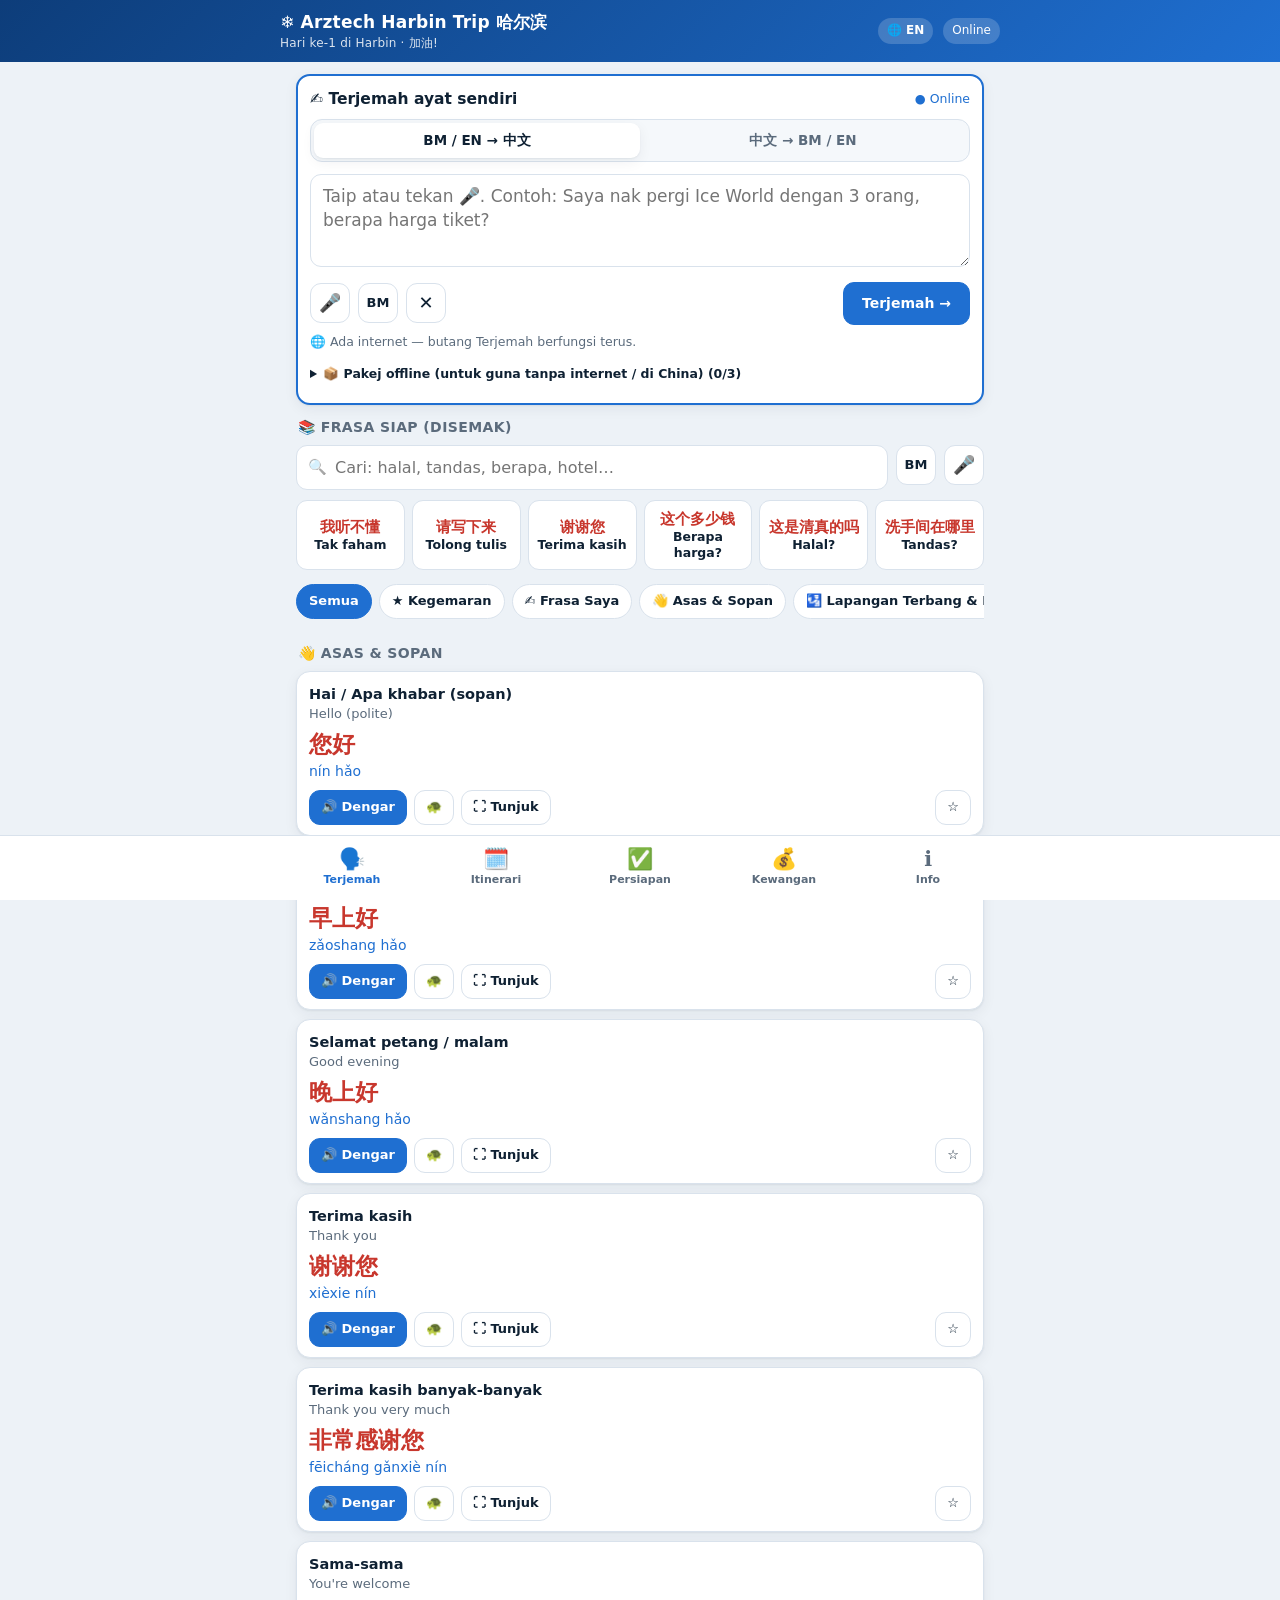
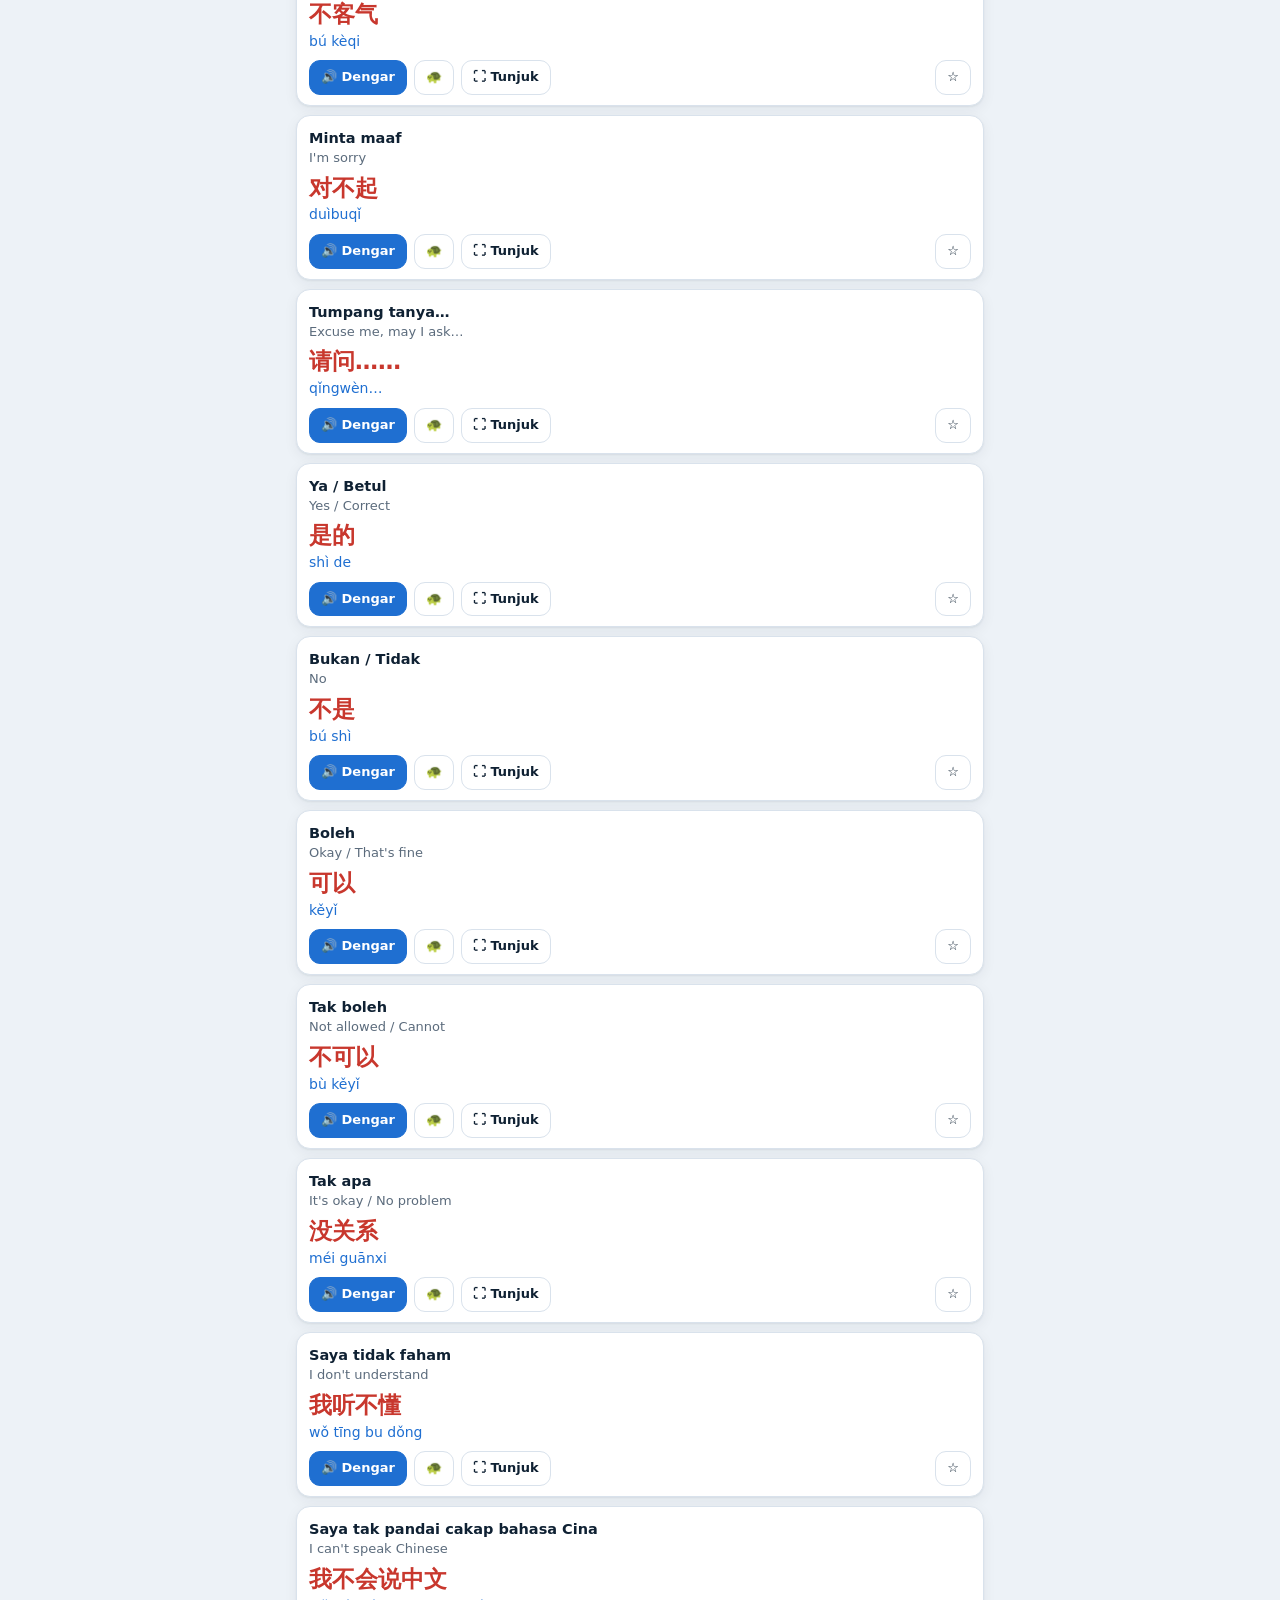
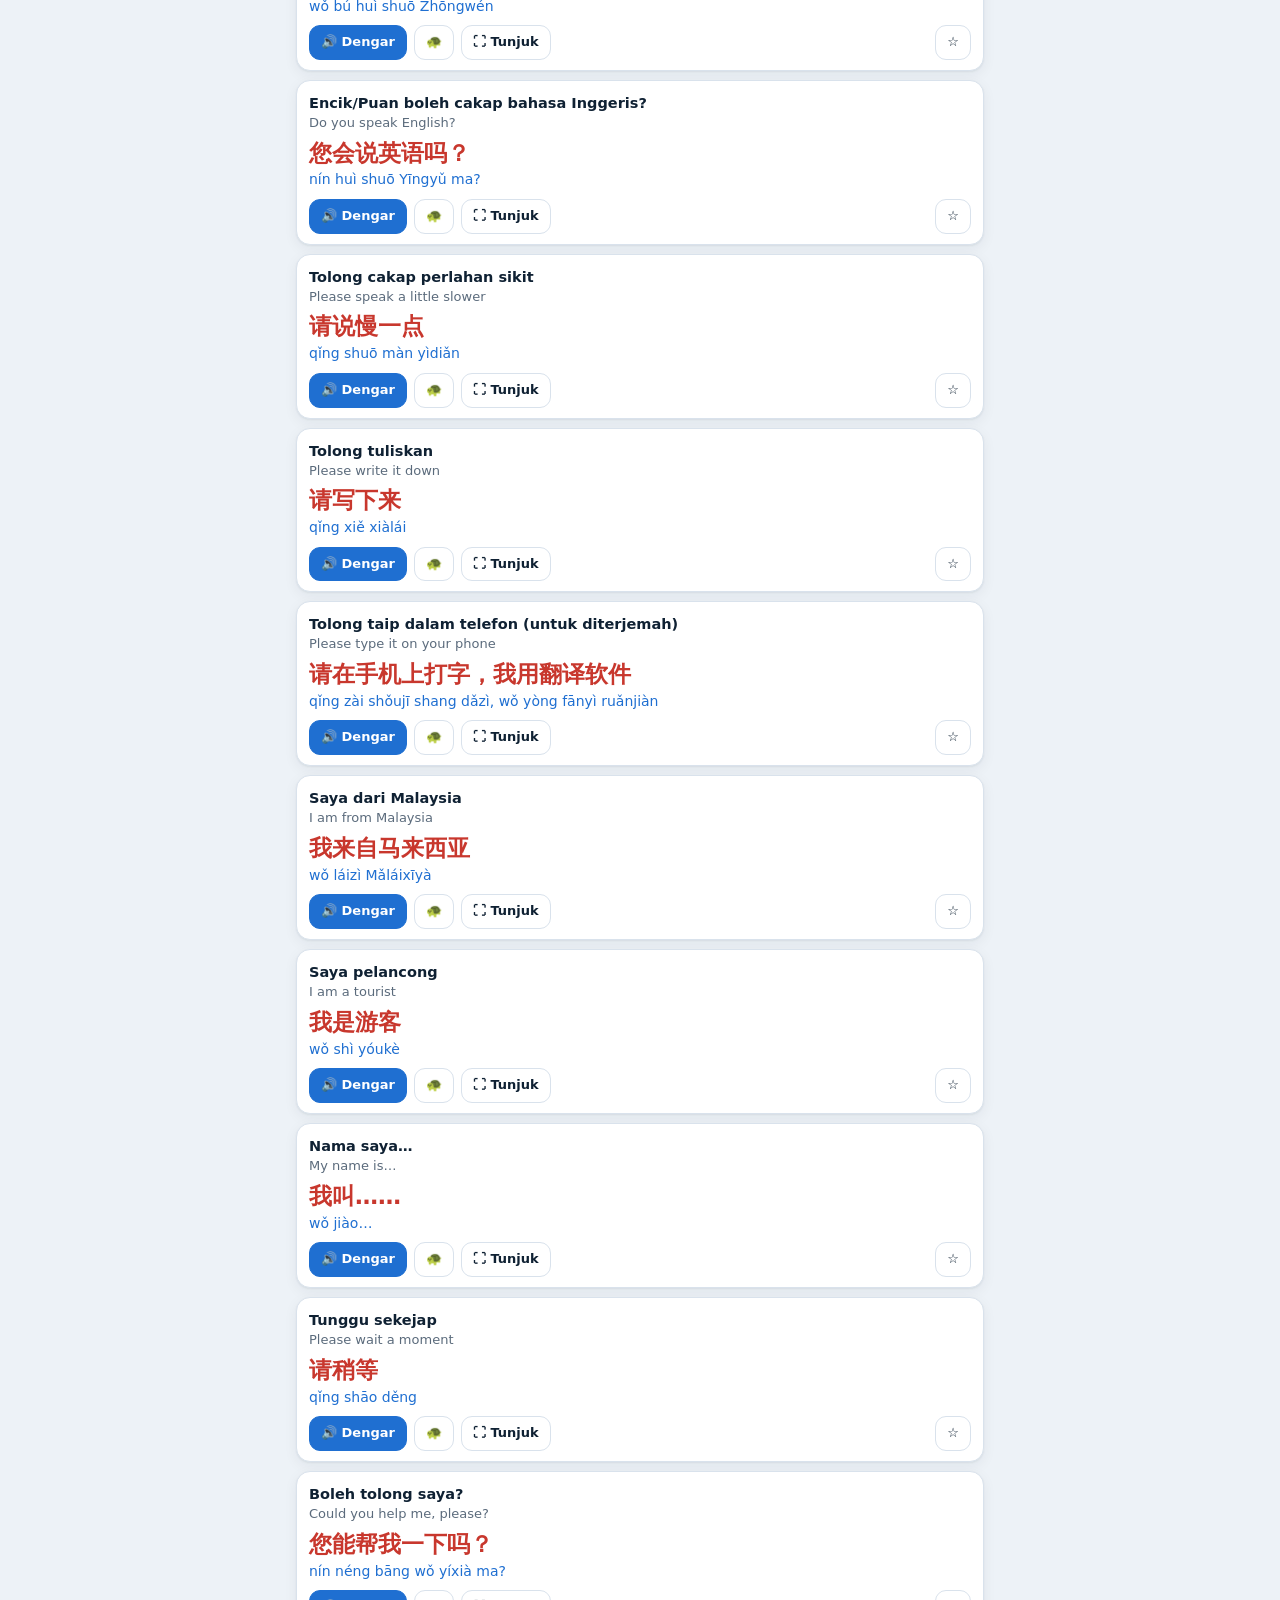
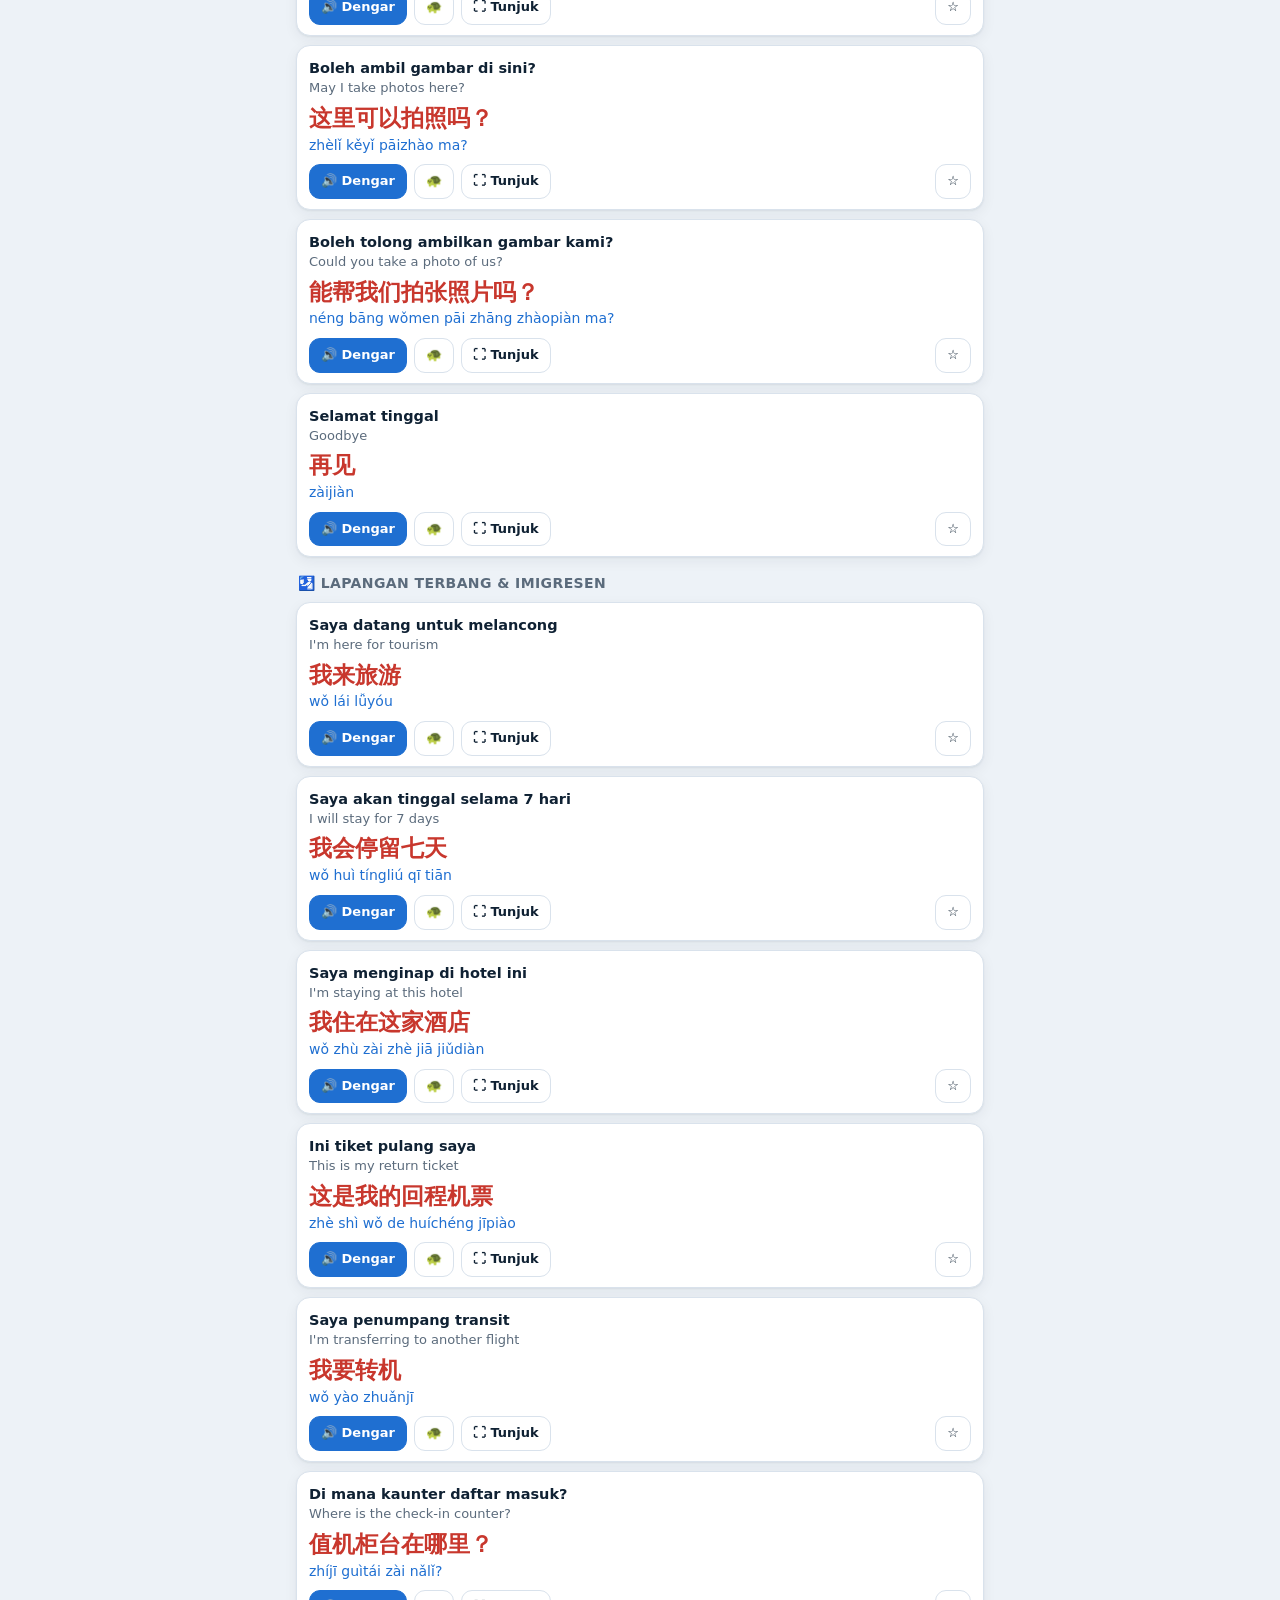
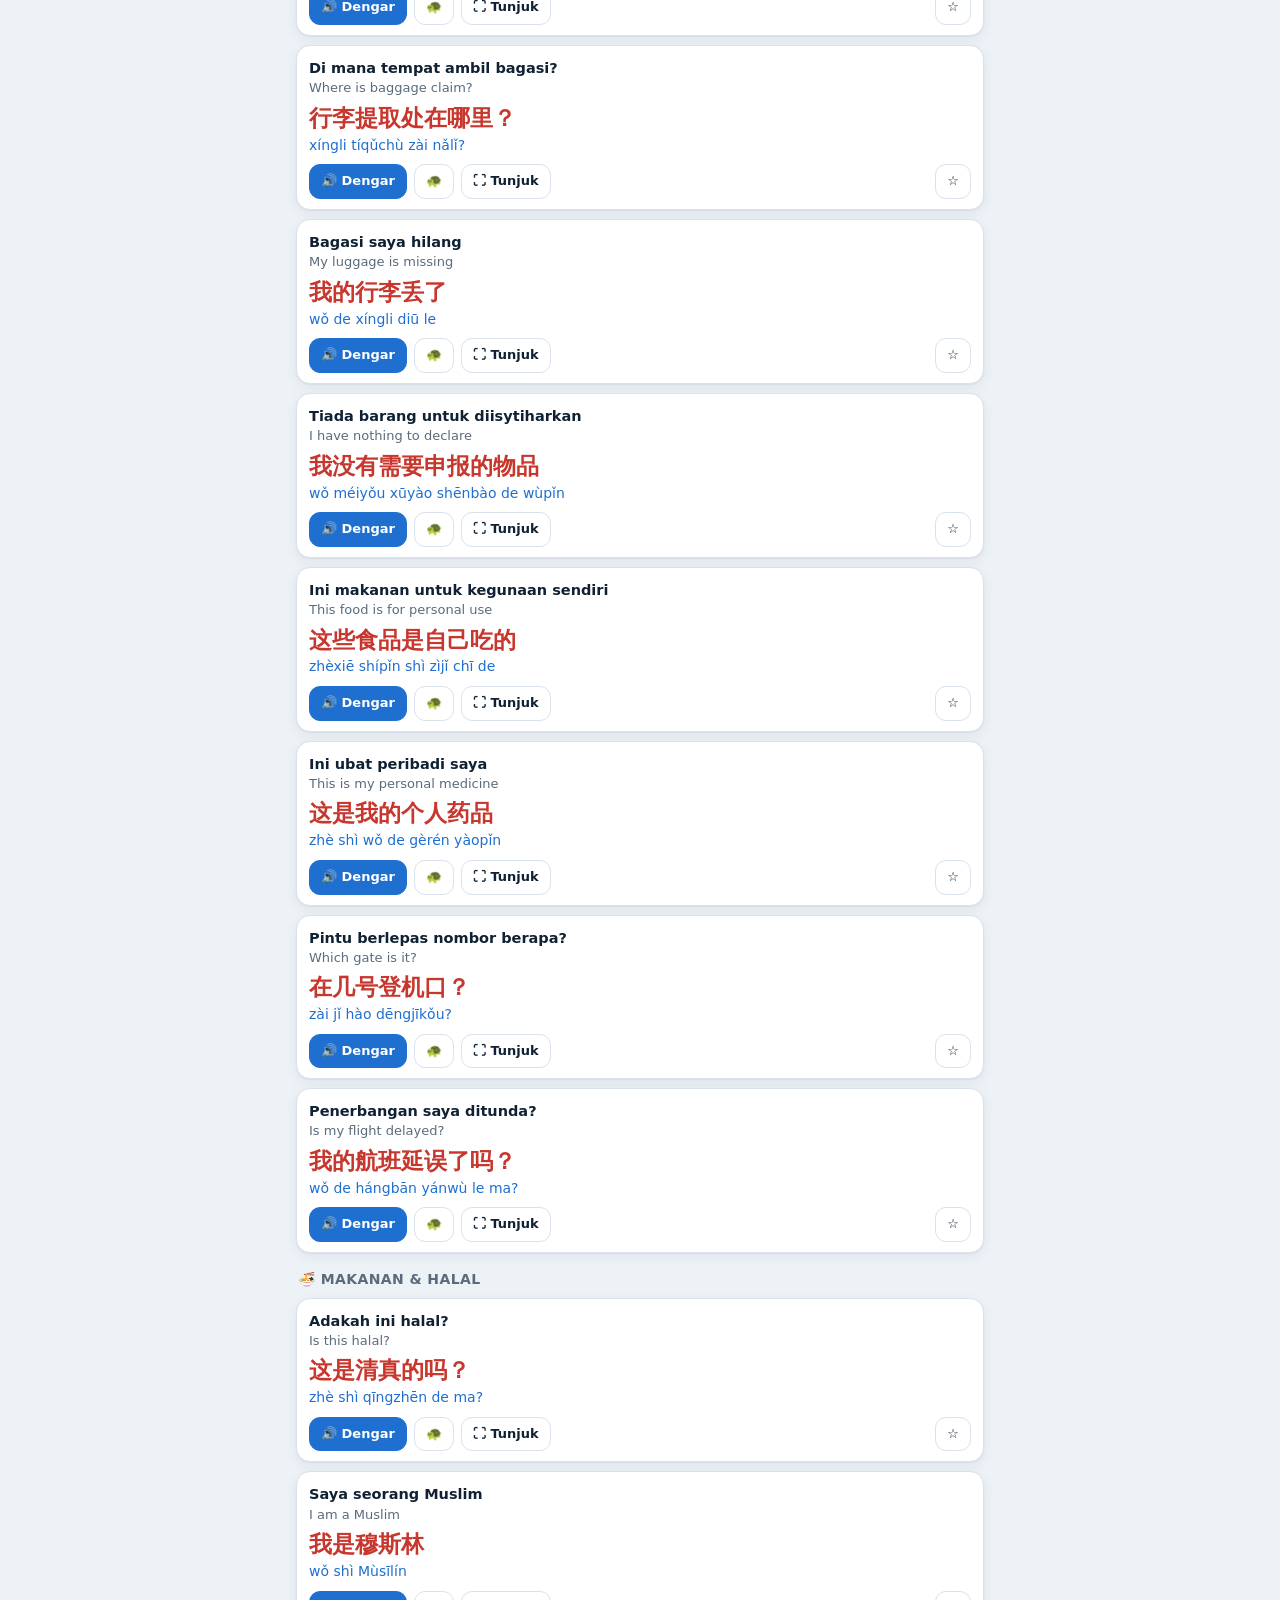
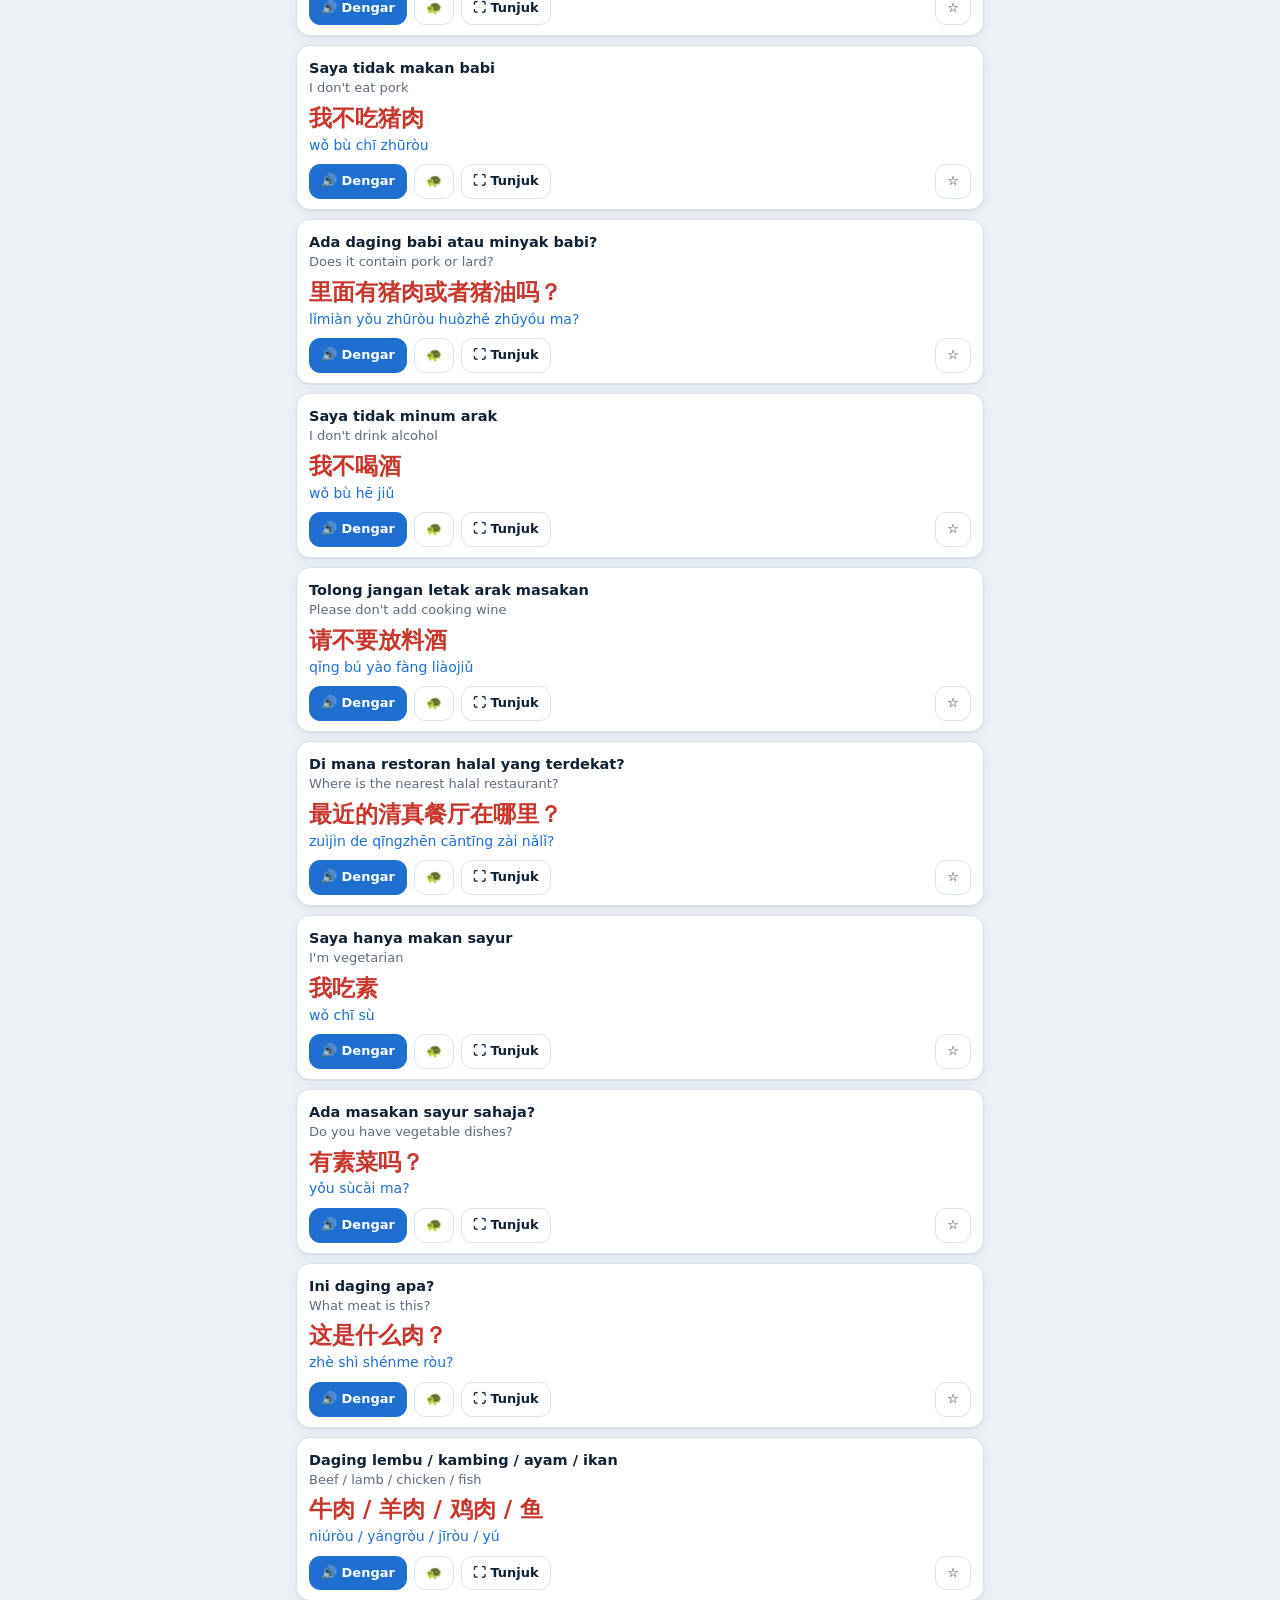
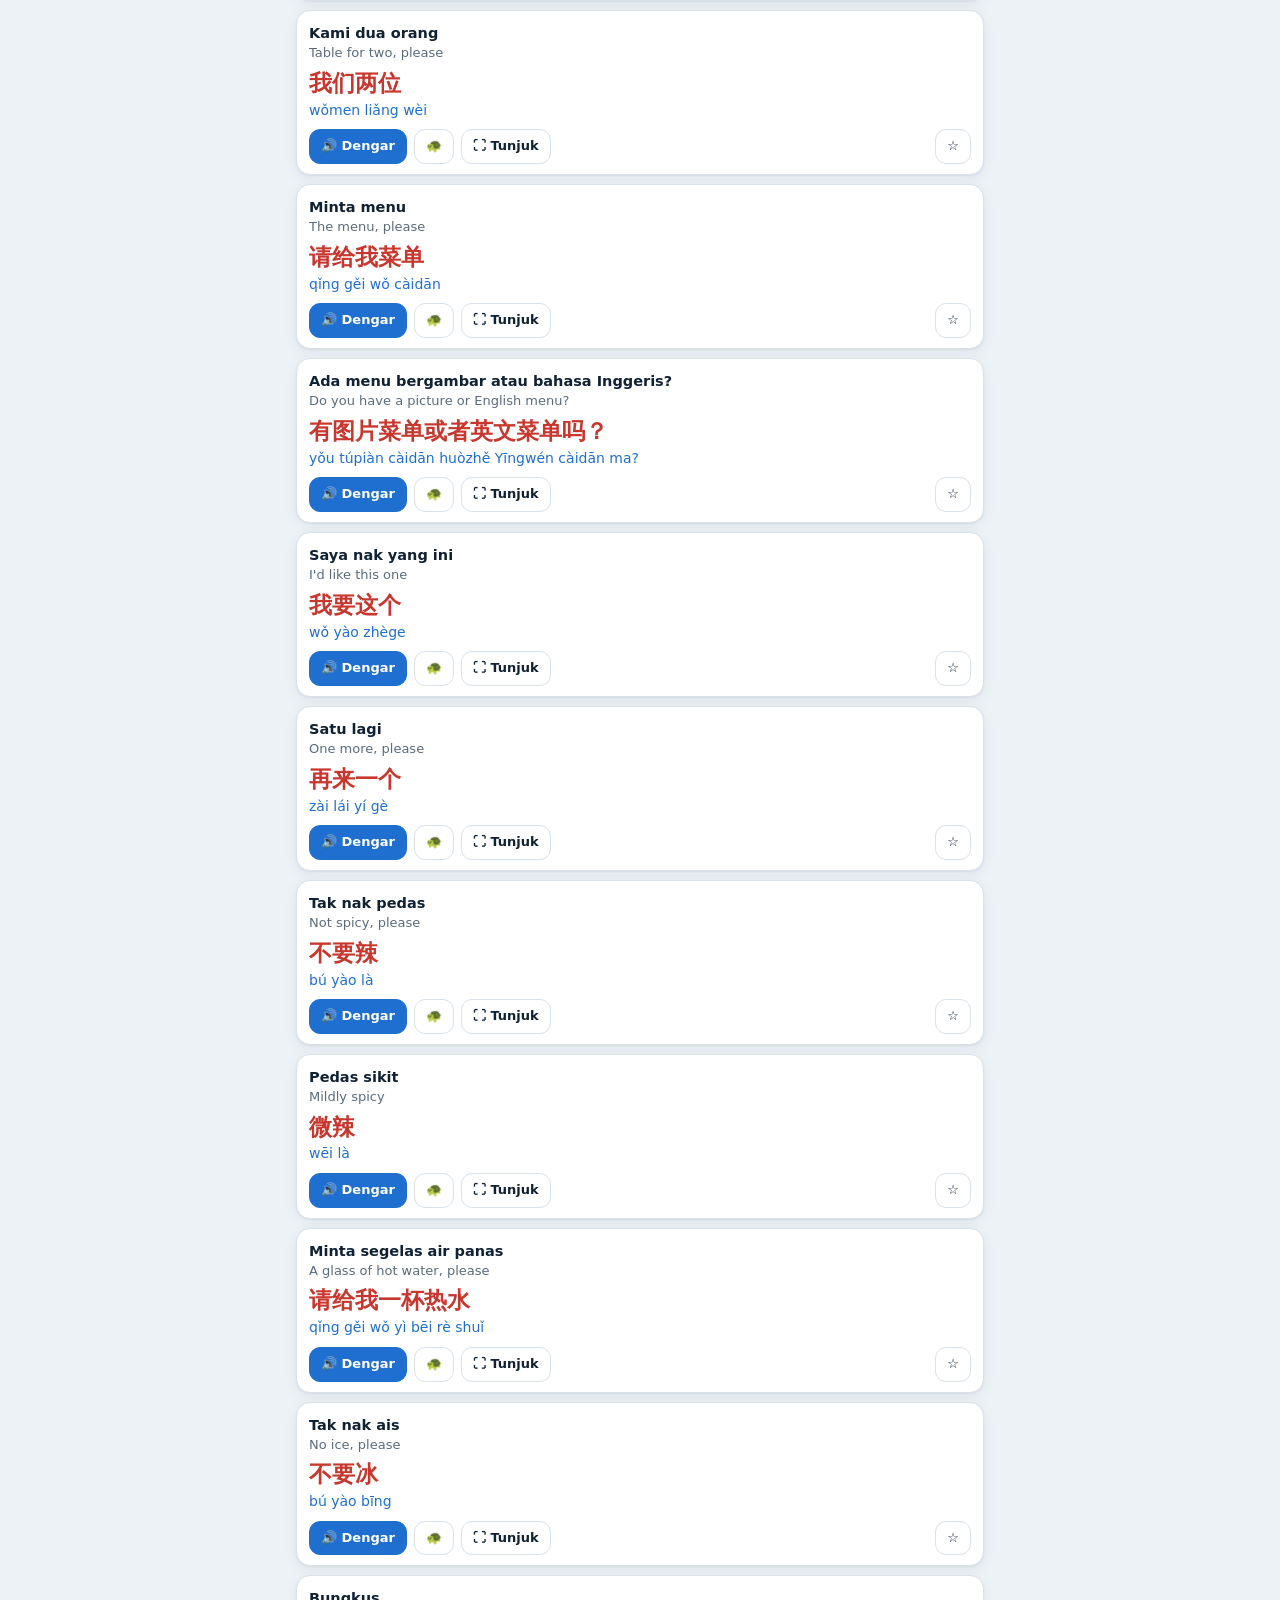
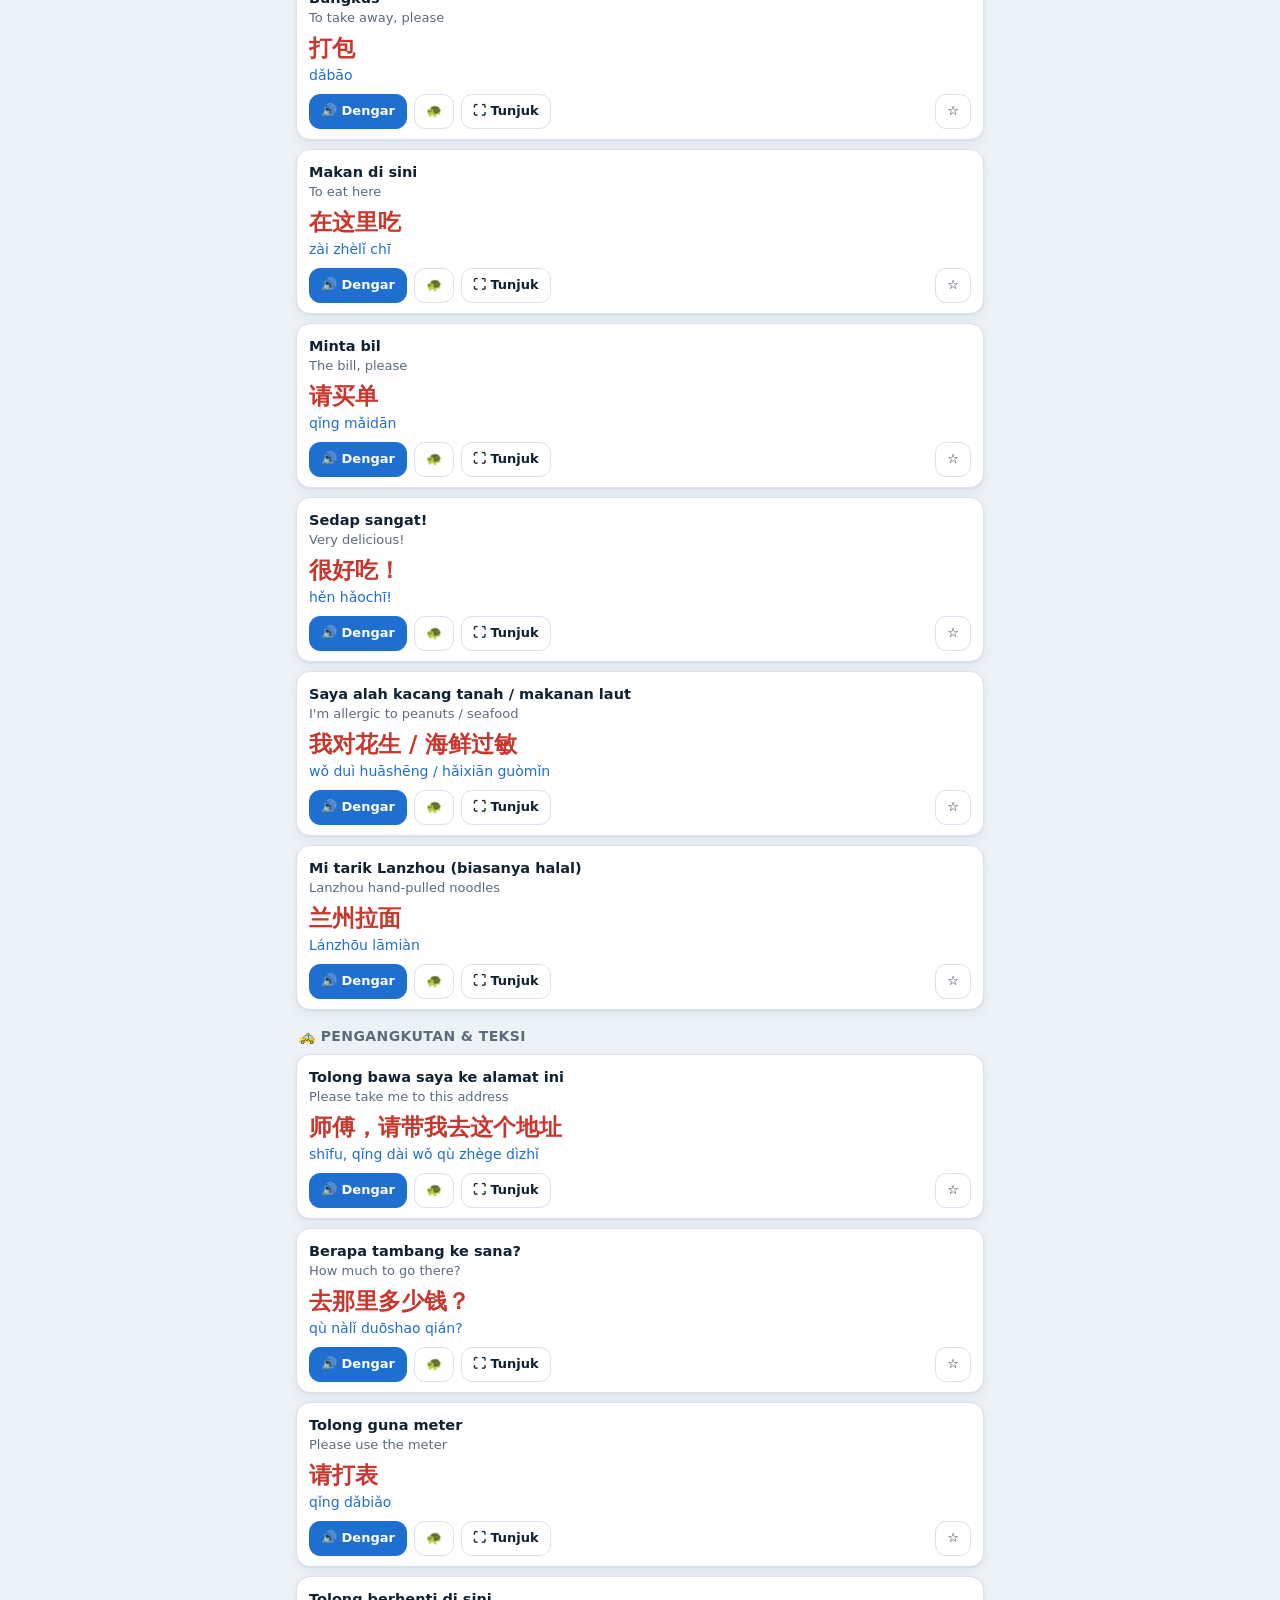
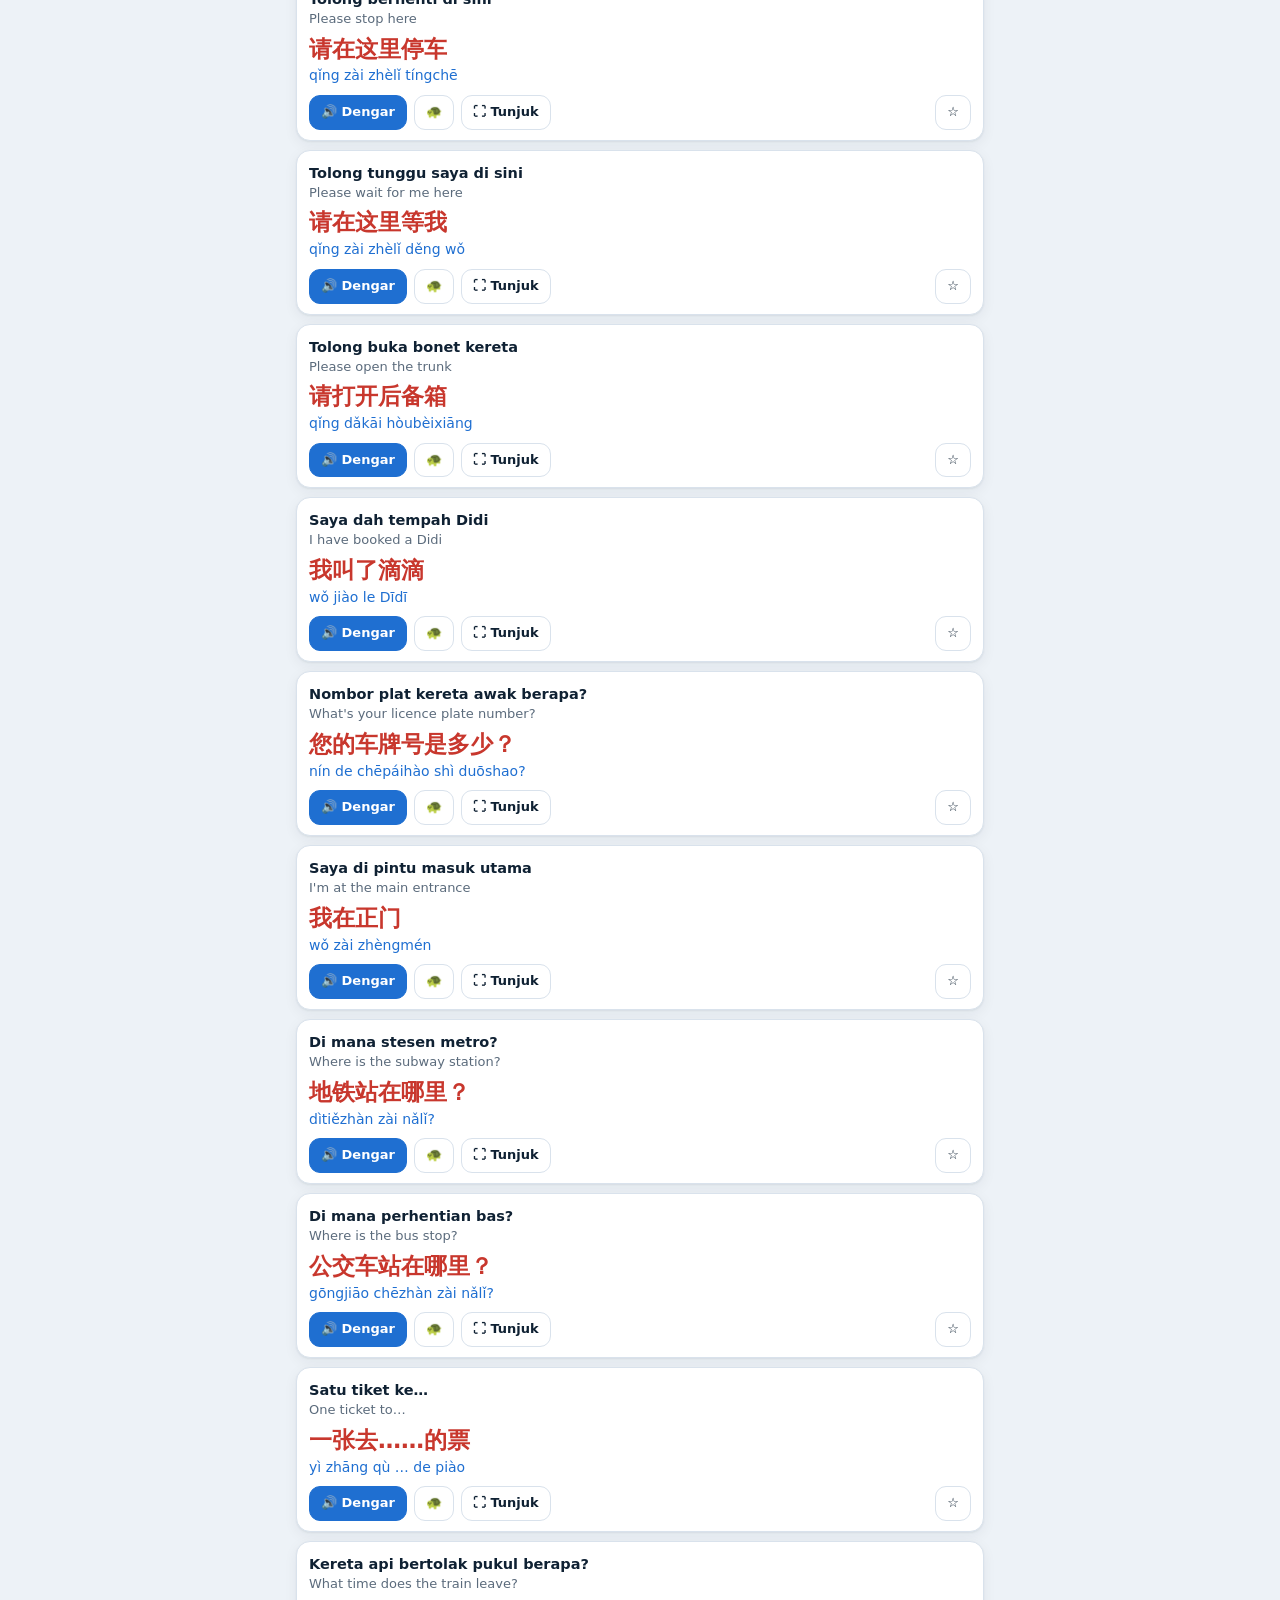
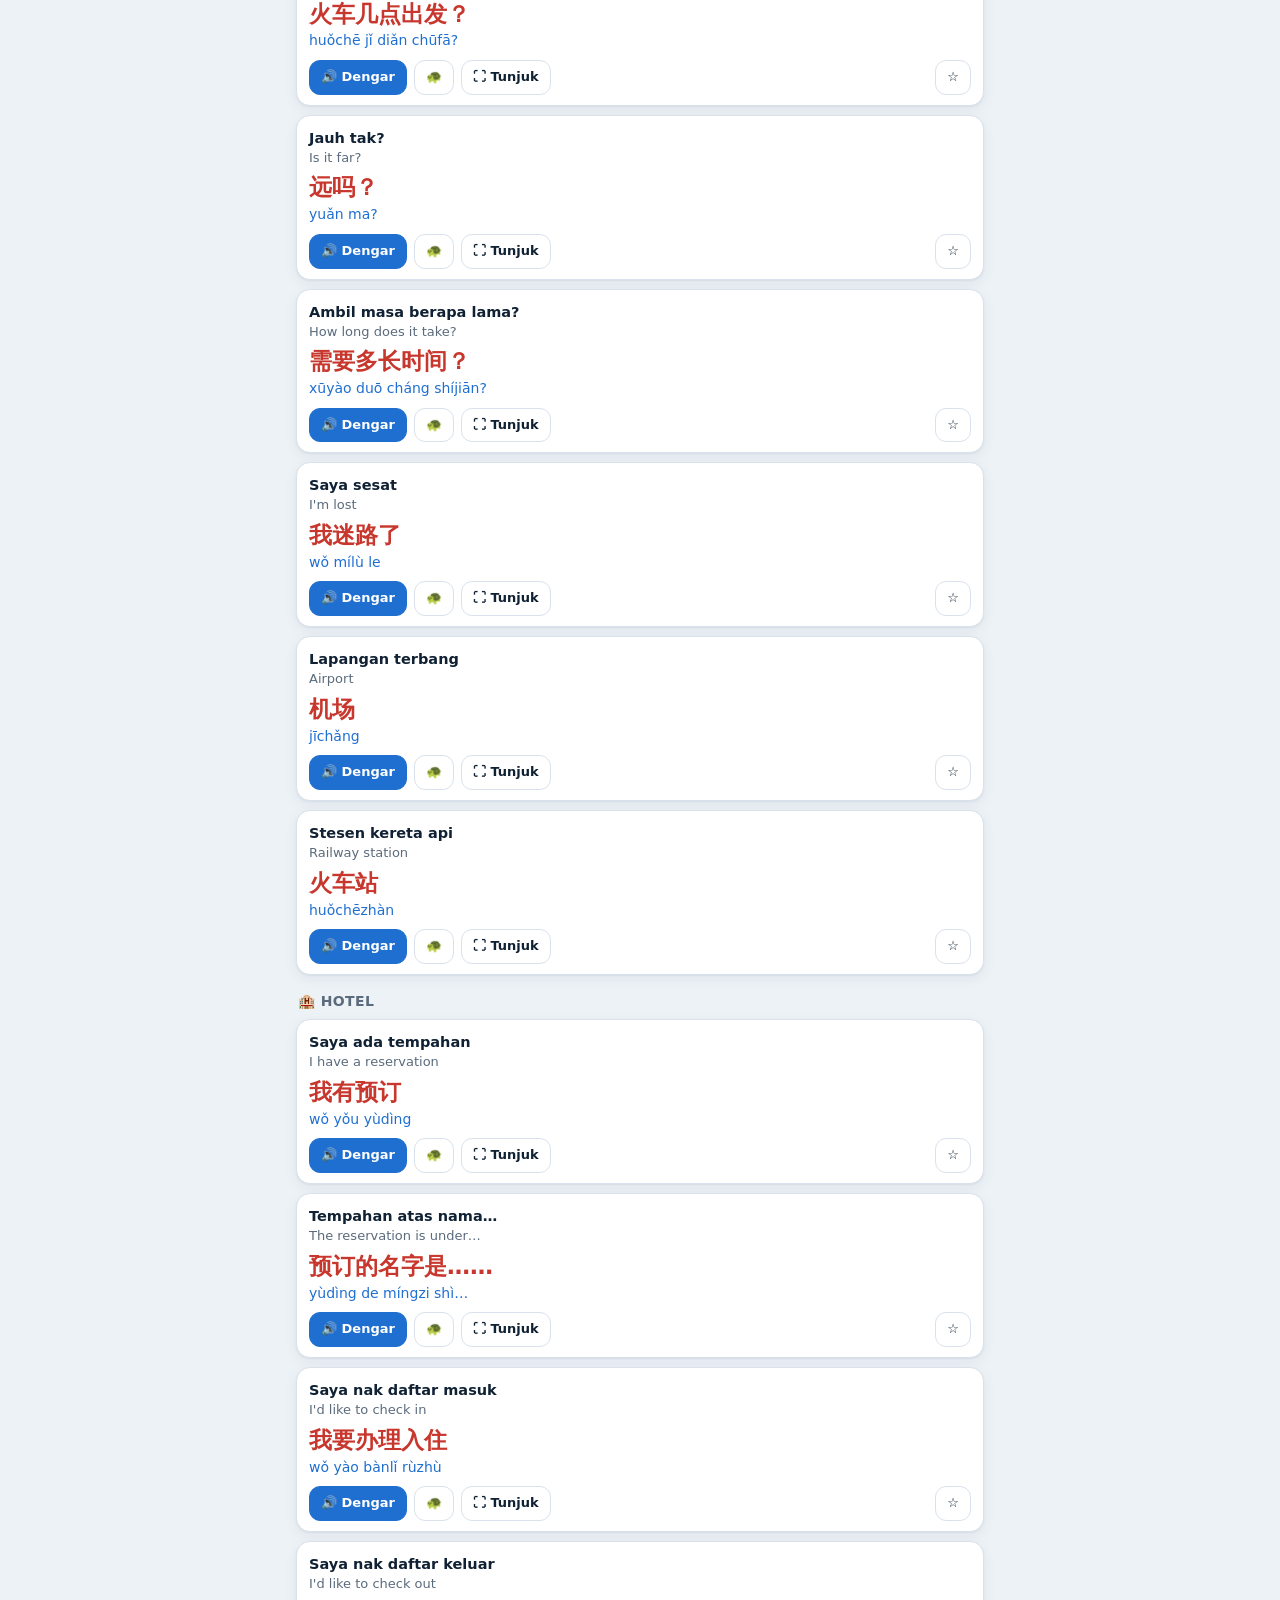
<file: index.html>
<!doctype html>
<html lang="ms">
<head>
<meta charset="utf-8">
<meta name="viewport" content="width=device-width, initial-scale=1, viewport-fit=cover">
<title>Arztech Harbin Trip</title>
<meta name="description" content="Teman perjalanan offline ke Harbin: terjemahan BM–EN–中文 dengan suara, senarai persiapan & bajet, dan rekod kewangan.">
<meta name="theme-color" content="#0d3d7a">
<meta name="apple-mobile-web-app-capable" content="yes">
<meta name="mobile-web-app-capable" content="yes">
<meta name="apple-mobile-web-app-status-bar-style" content="black-translucent">
<meta name="apple-mobile-web-app-title" content="Arztech Trip">
<link rel="manifest" href="manifest.webmanifest">
<link rel="icon" href="icons/icon.svg" type="image/svg+xml">
<link rel="apple-touch-icon" href="icons/apple-touch-icon.png">
<link rel="stylesheet" href="css/style.css">
</head>
<body>
<header class="top">
  <div class="top-in">
    <div class="brand">❄️ Arztech Harbin Trip <span class="zh">哈尔滨</span><small id="countdown">Teman perjalanan offline</small></div>
    <span class="pill" id="netpill">Offline OK</span>
  </div>
</header>

<main>
  <section class="view on" id="v-tr"></section>
  <section class="view" id="v-it"></section>
  <section class="view" id="v-ck"></section>
  <section class="view" id="v-fn"></section>
  <section class="view" id="v-in"></section>
</main>

<nav class="tabs" aria-label="Menu utama">
  <div class="in">
    <button data-tab="tr" class="on"><span class="ic">🗣️</span>Terjemah</button>
    <button data-tab="it"><span class="ic">🗓️</span>Itinerari</button>
    <button data-tab="ck"><span class="ic">✅</span>Persiapan</button>
    <button data-tab="fn"><span class="ic">💰</span>Kewangan</button>
    <button data-tab="in"><span class="ic">ℹ️</span>Info</button>
  </div>
</nav>

<script src="vendor/qrcode.js"></script>
<script src="js/data-phrases.js"></script>
<script src="js/data-checklist.js"></script>
<script src="js/data-glossary.js"></script>
<script src="js/data-trip.js"></script>
<script src="js/mt.js"></script>
<script src="js/i18n.js"></script>
<script src="js/app.js"></script>
</body>
</html>
</file>
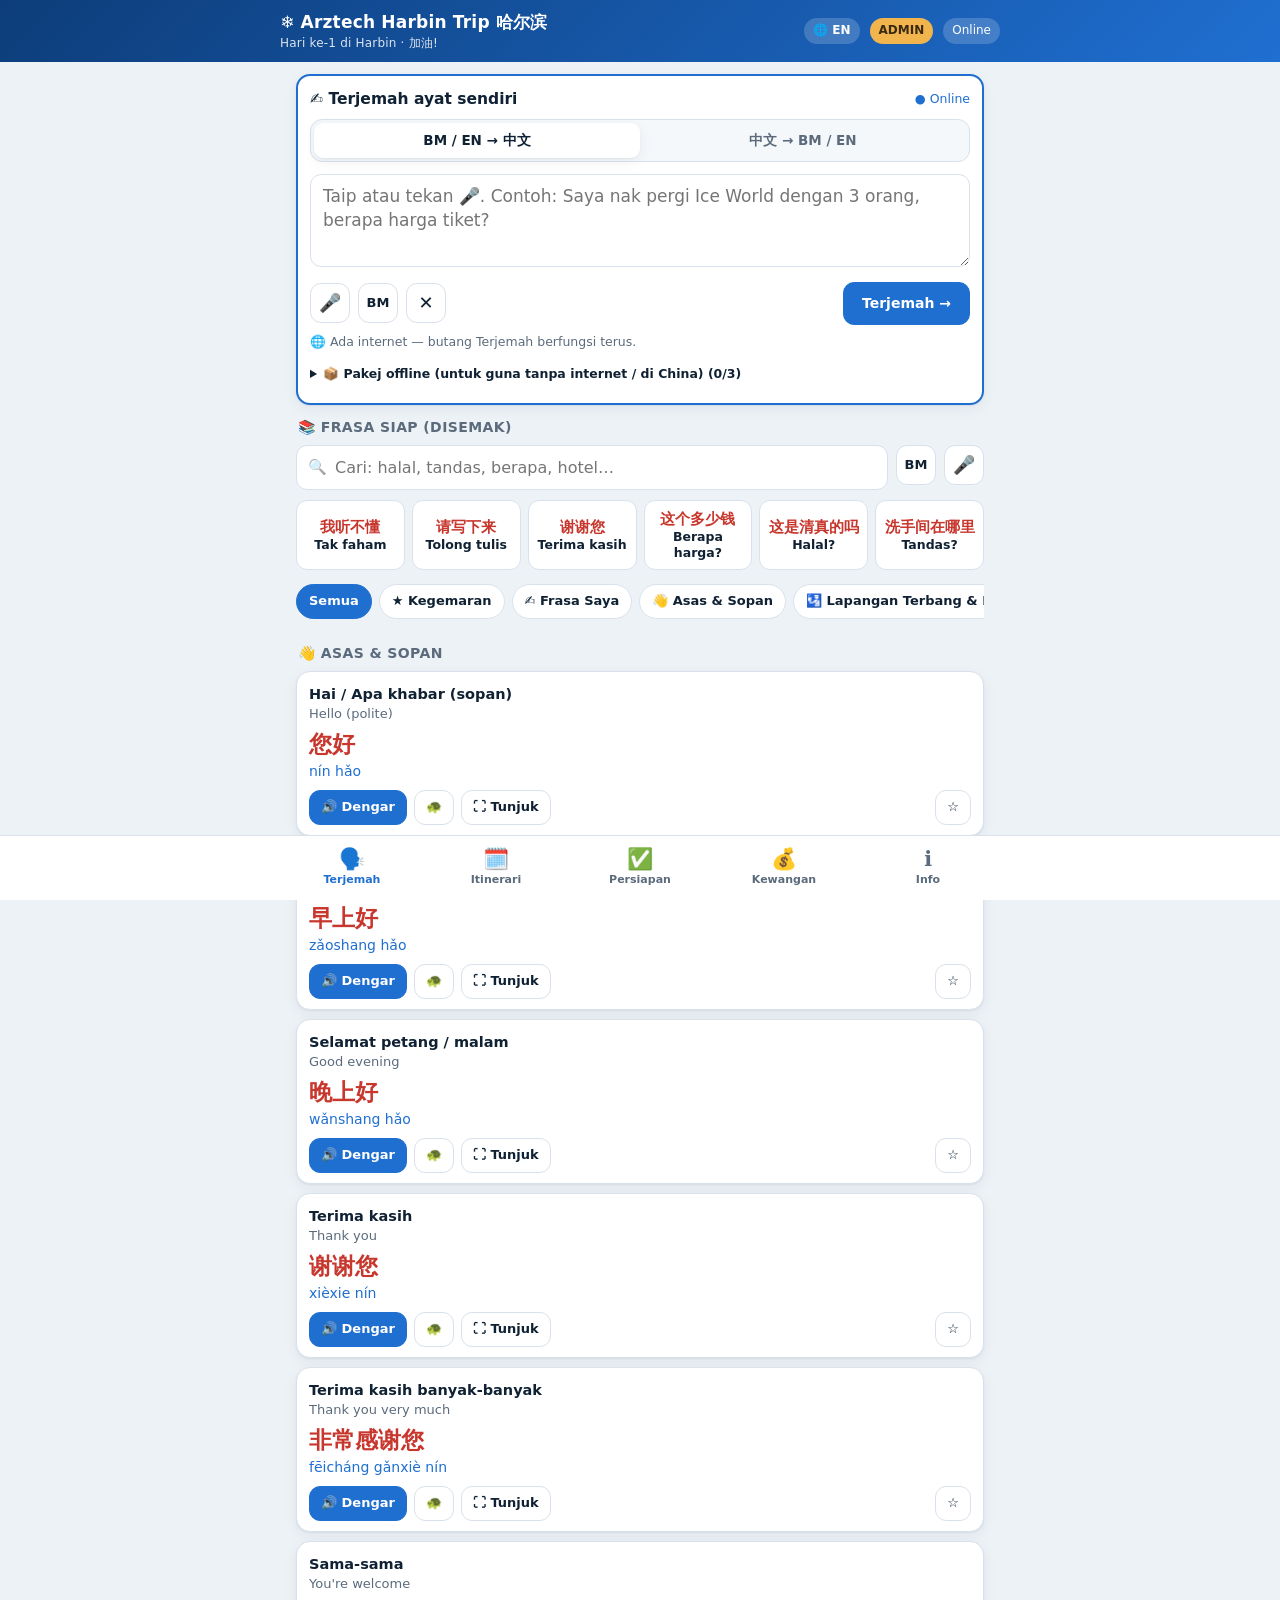
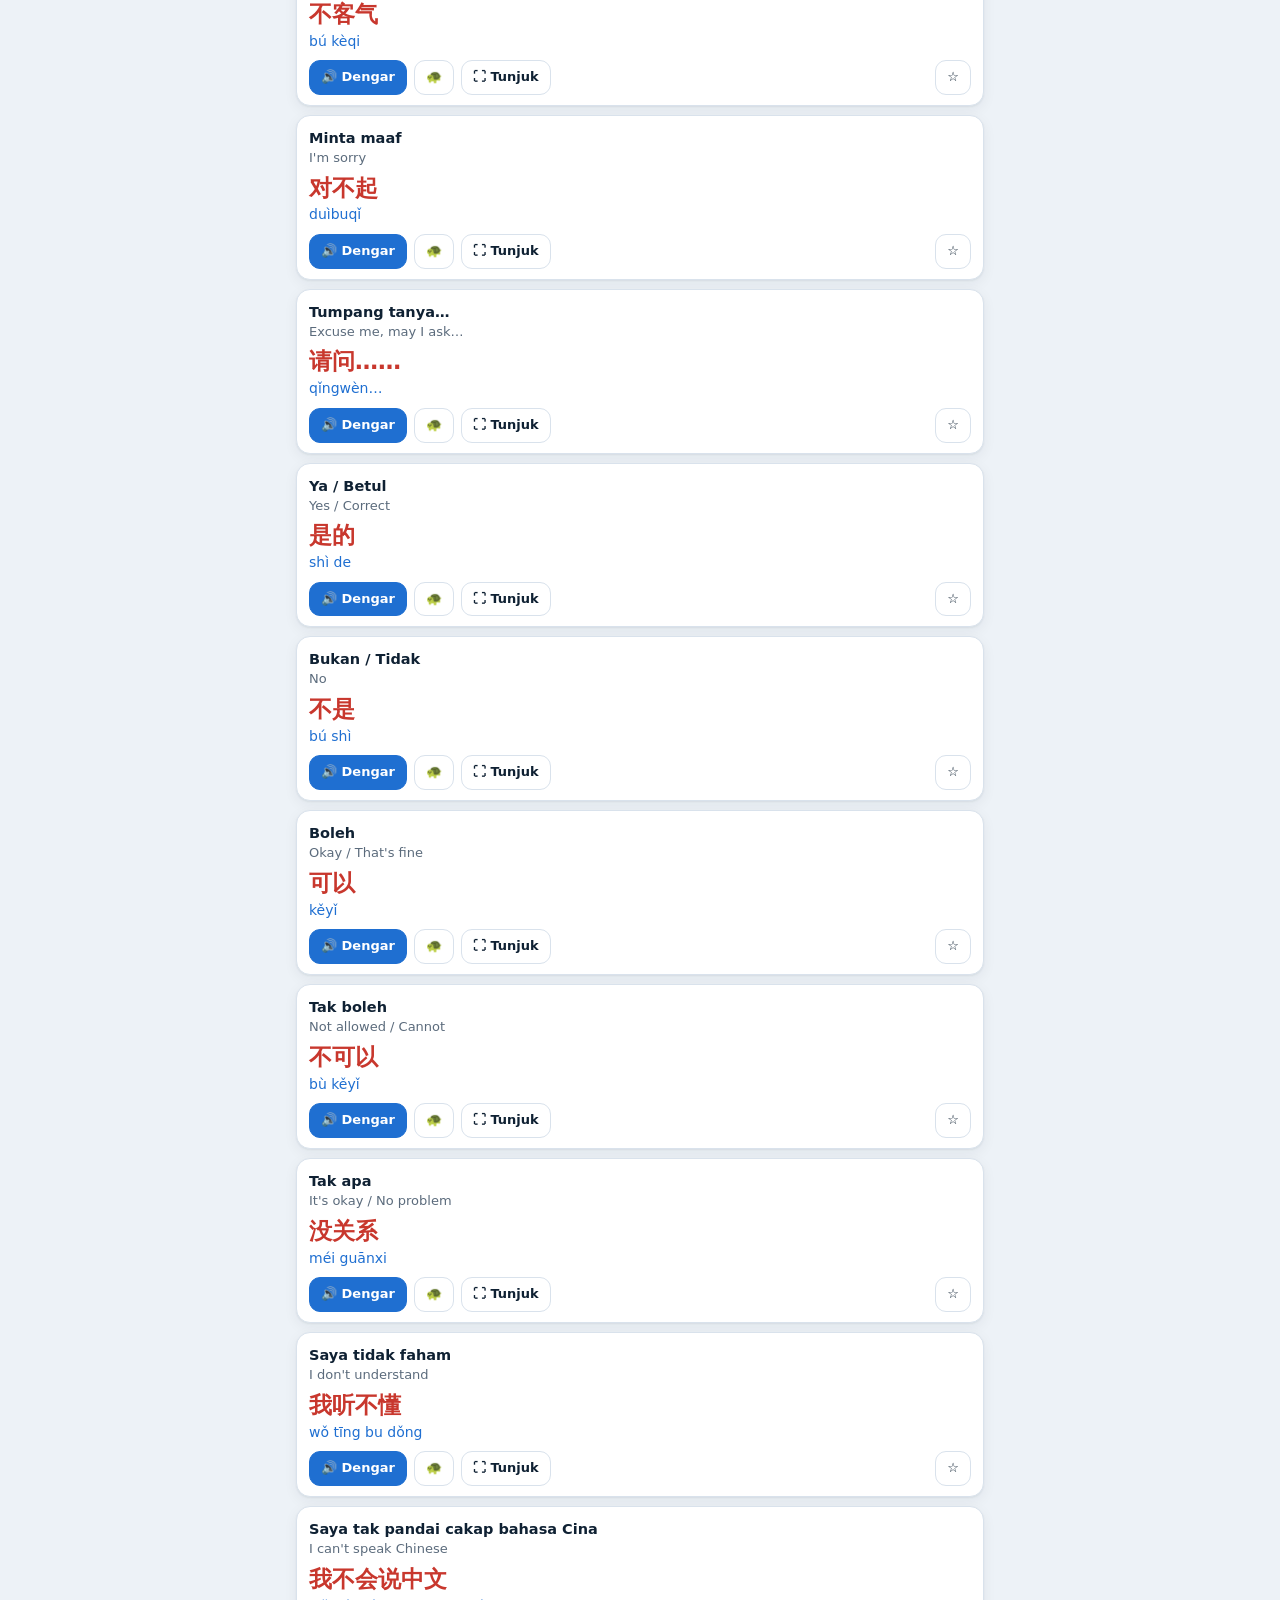
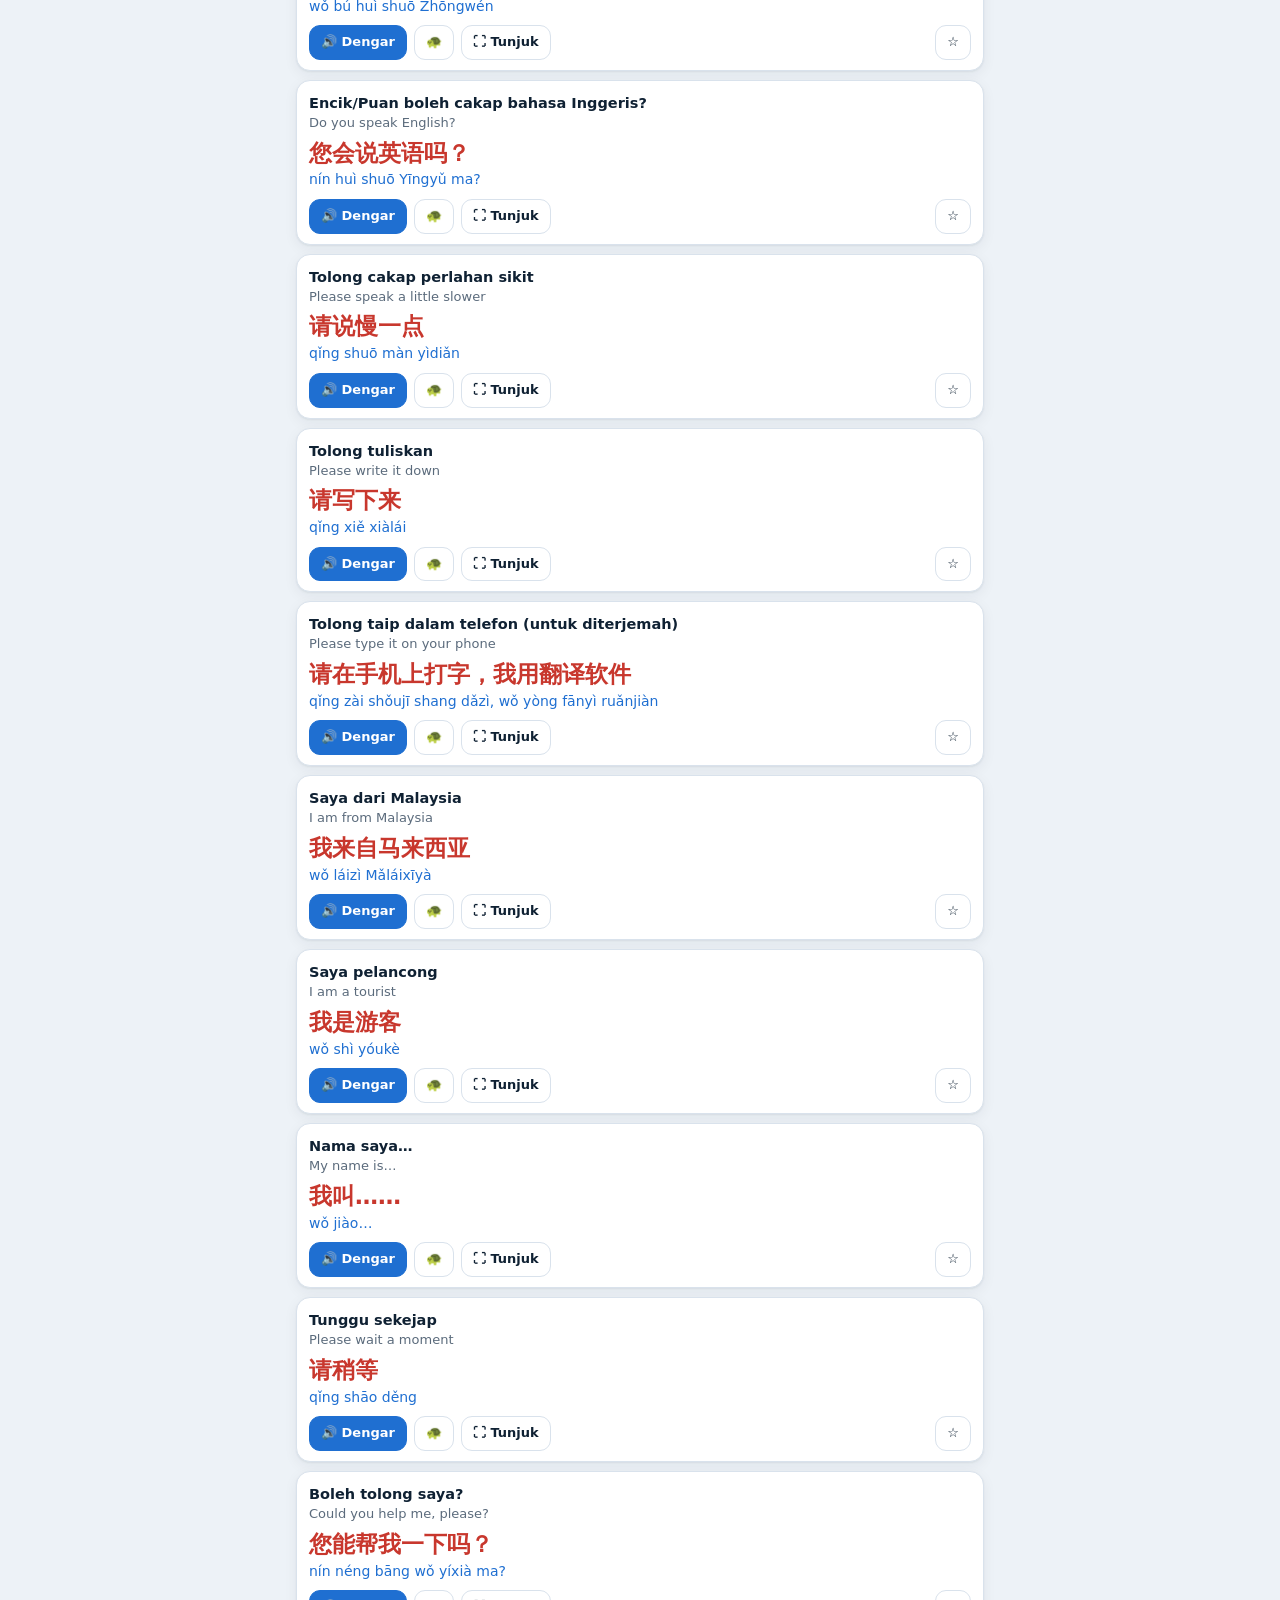
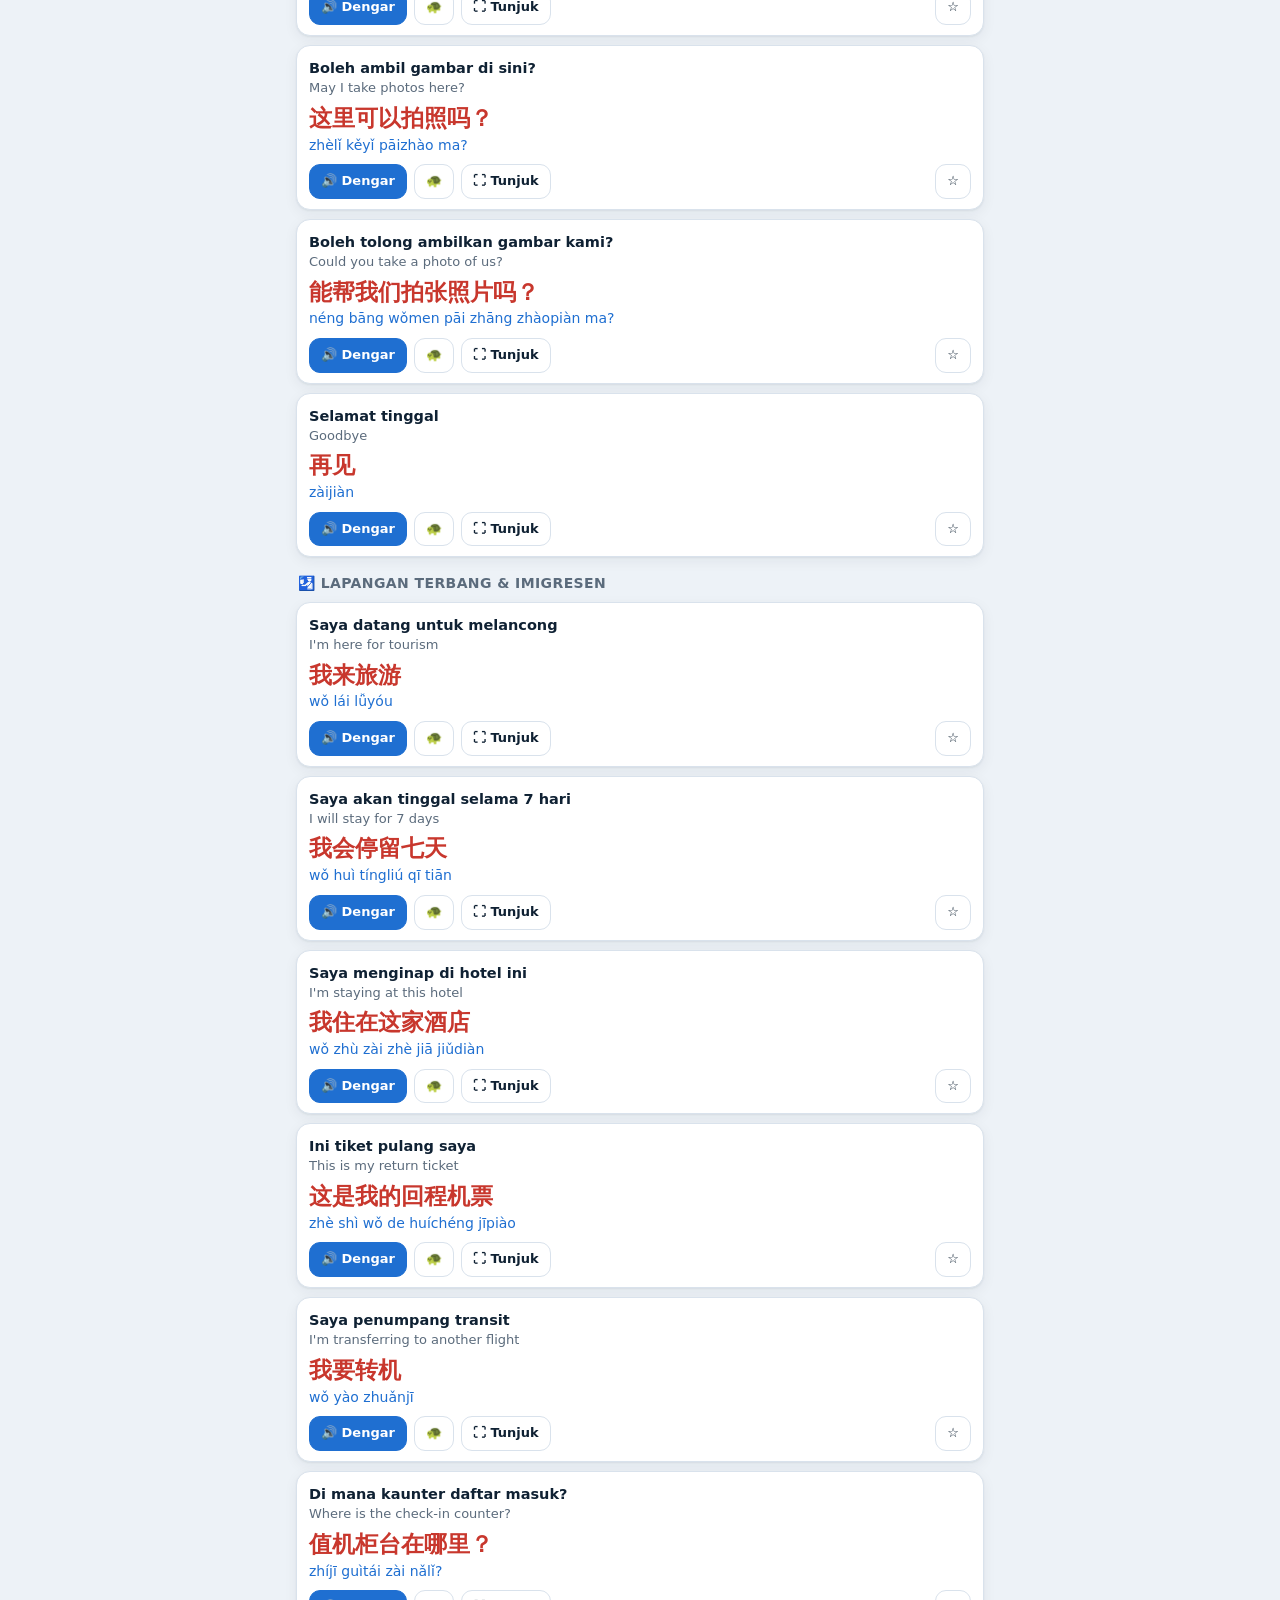
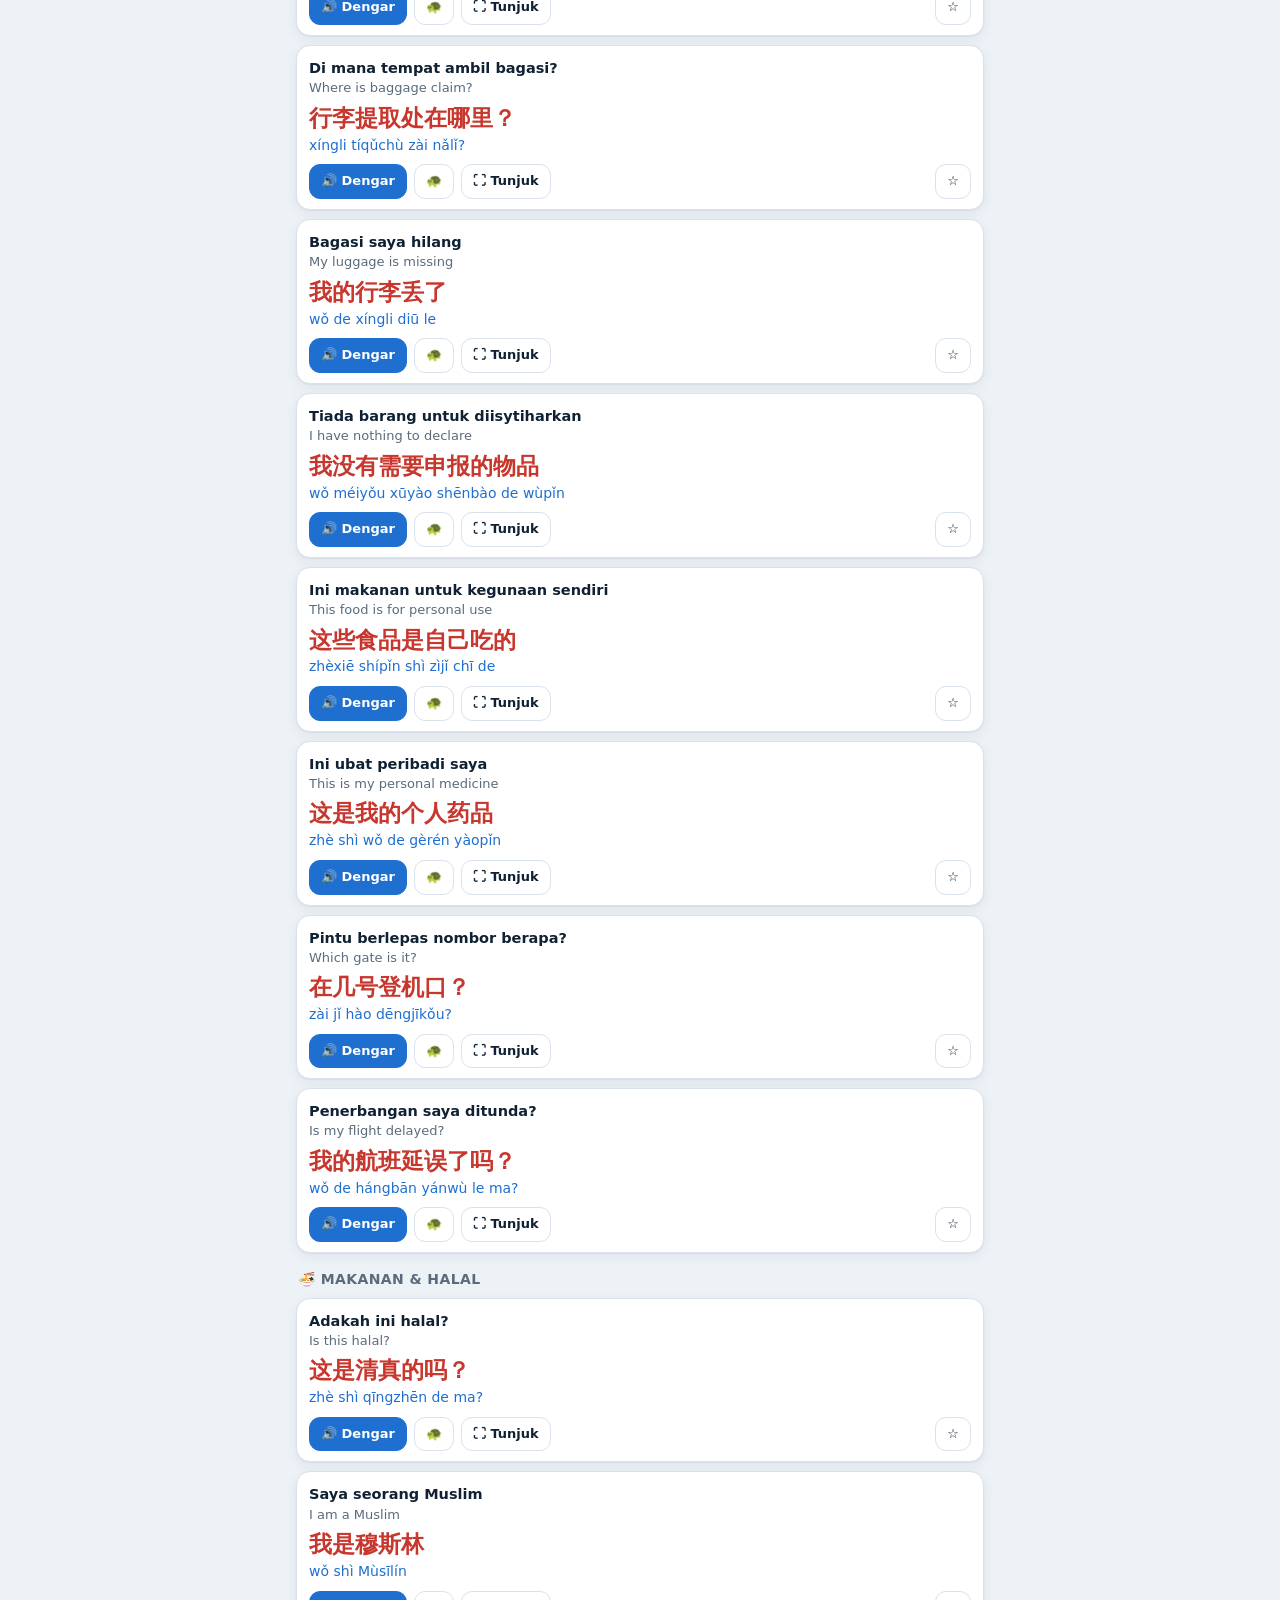
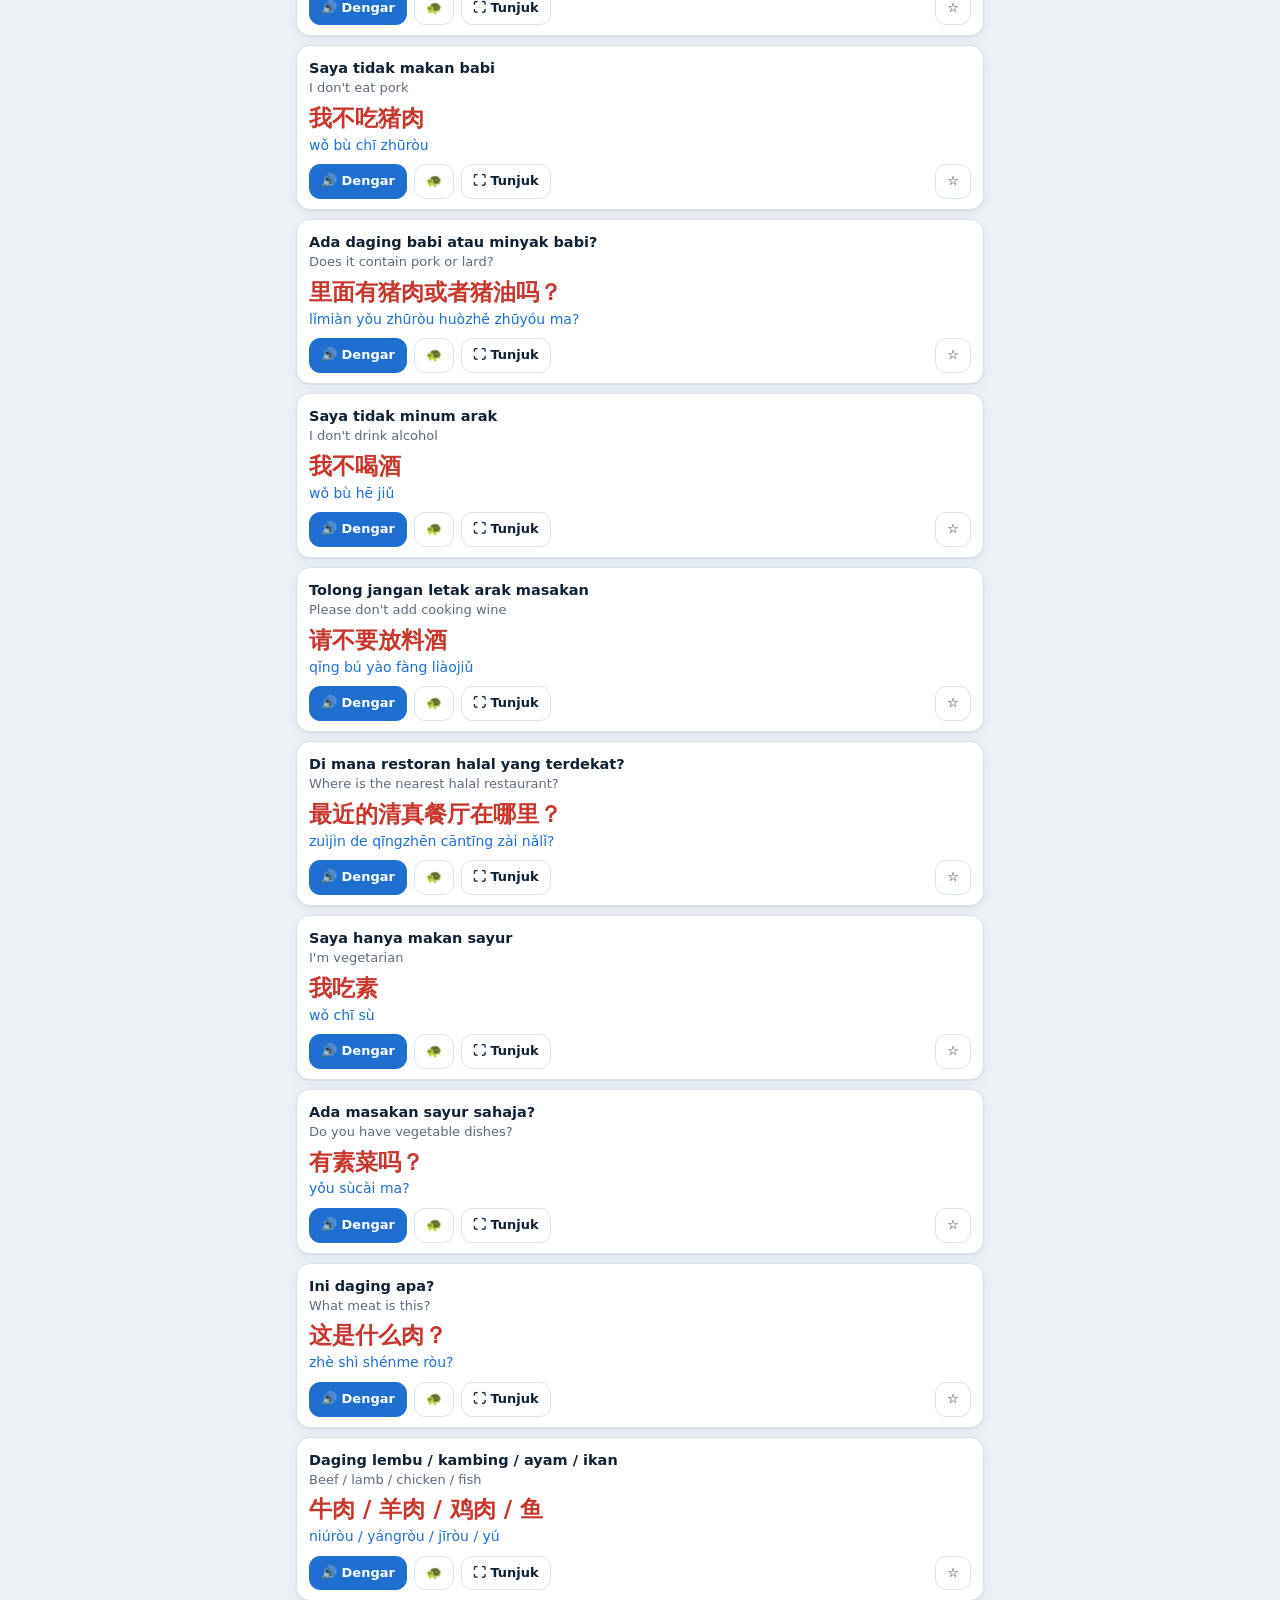
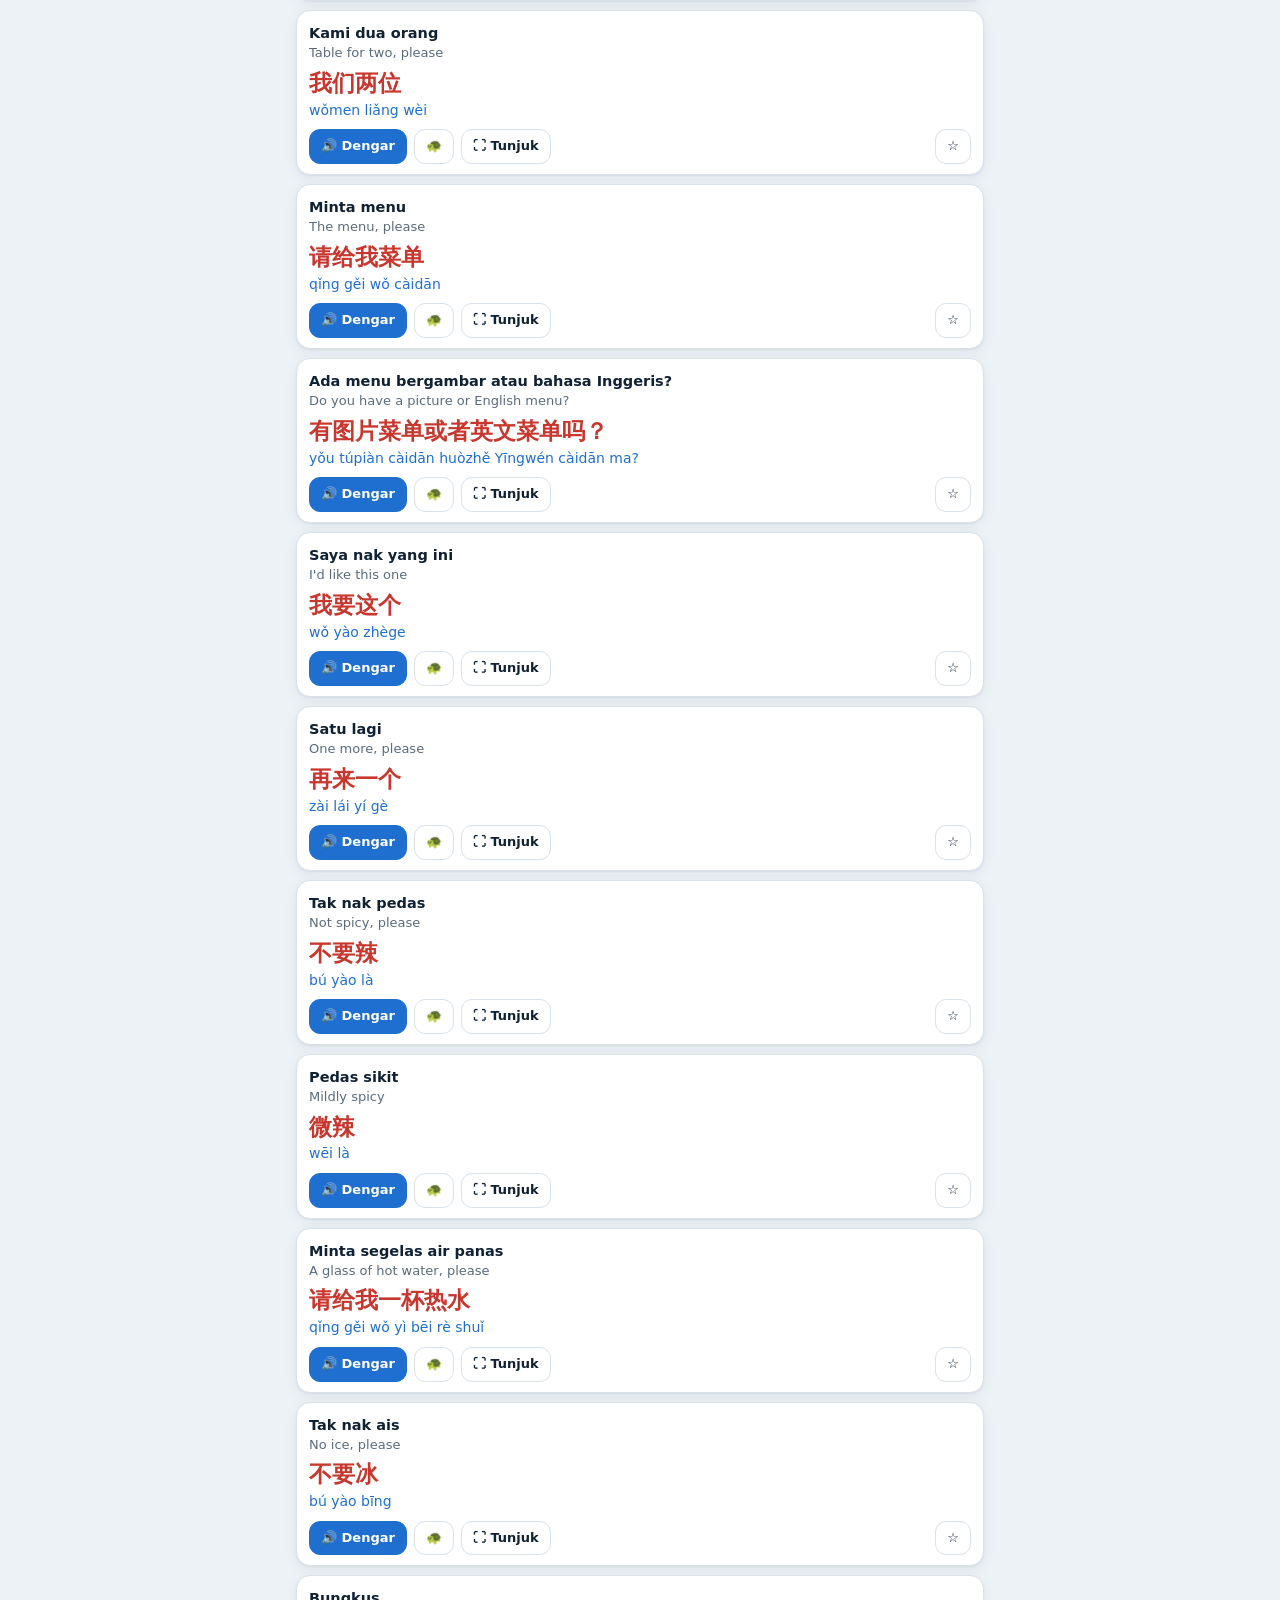
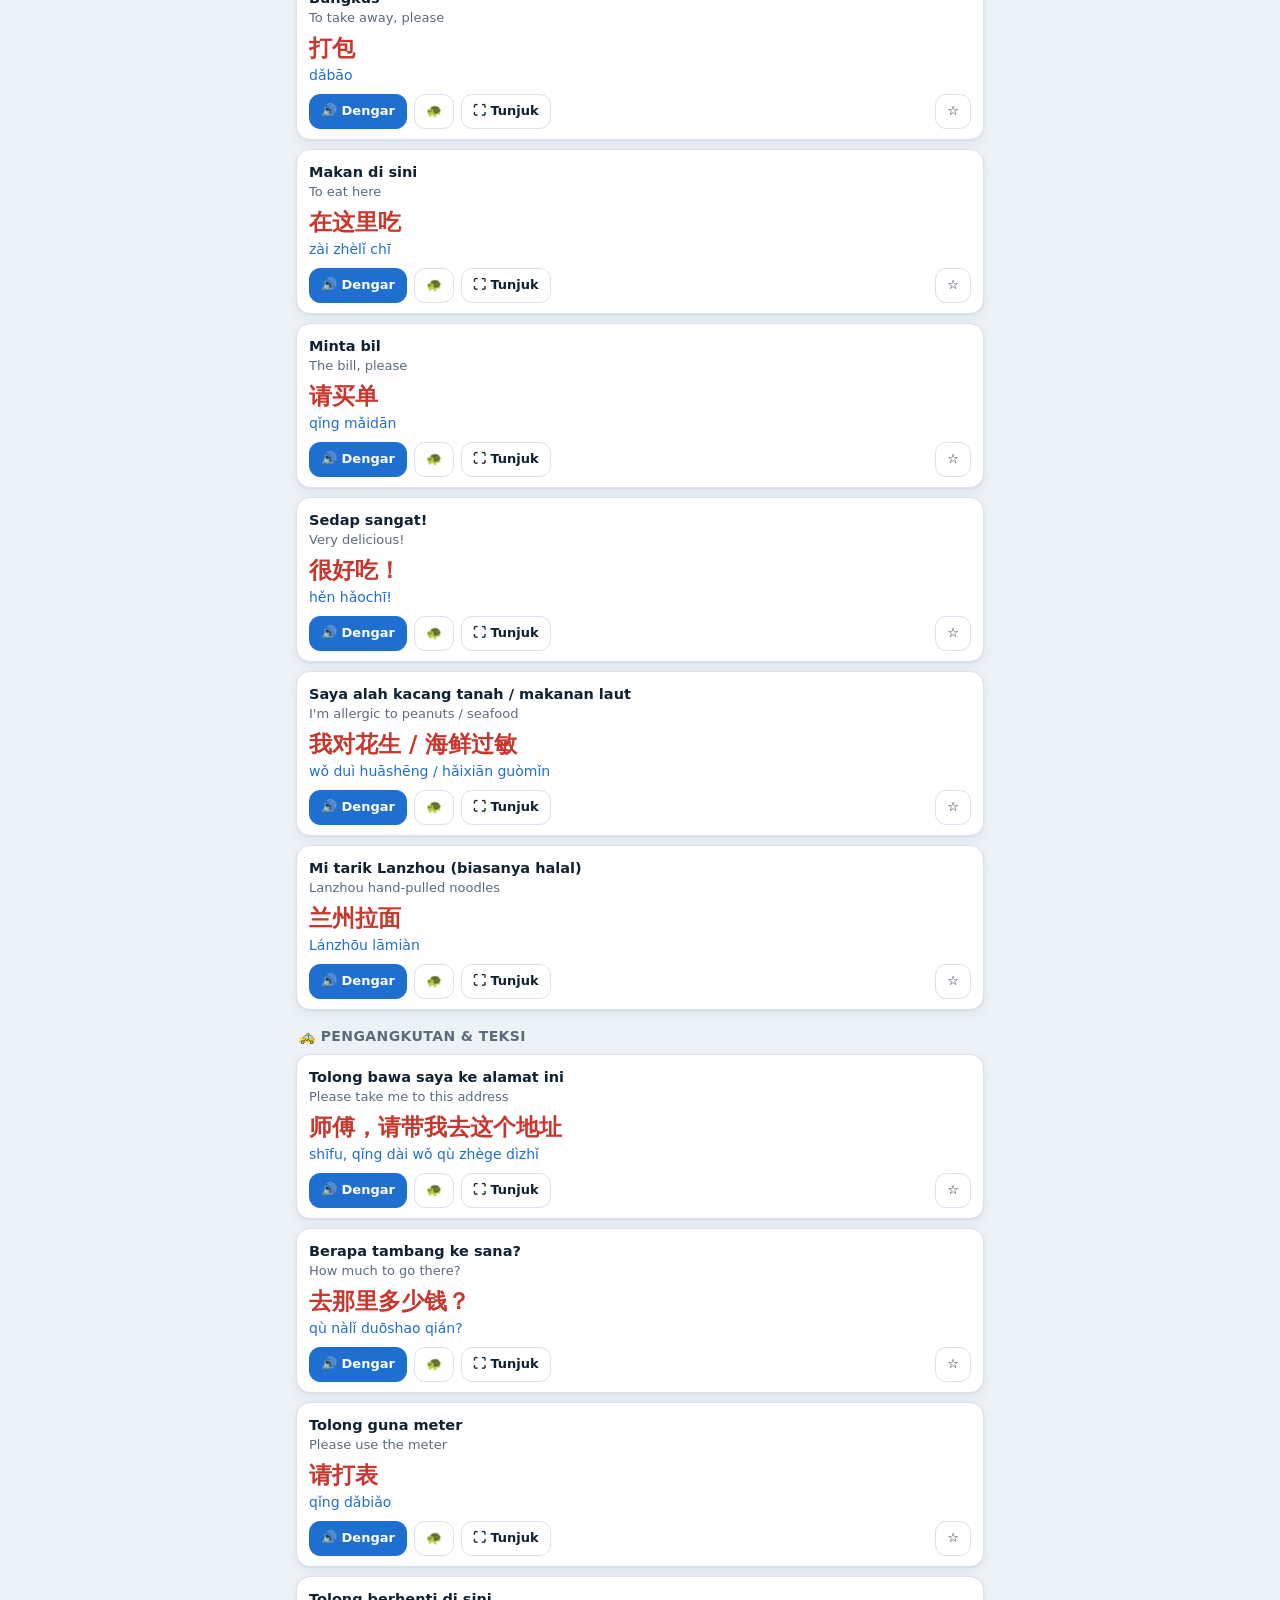
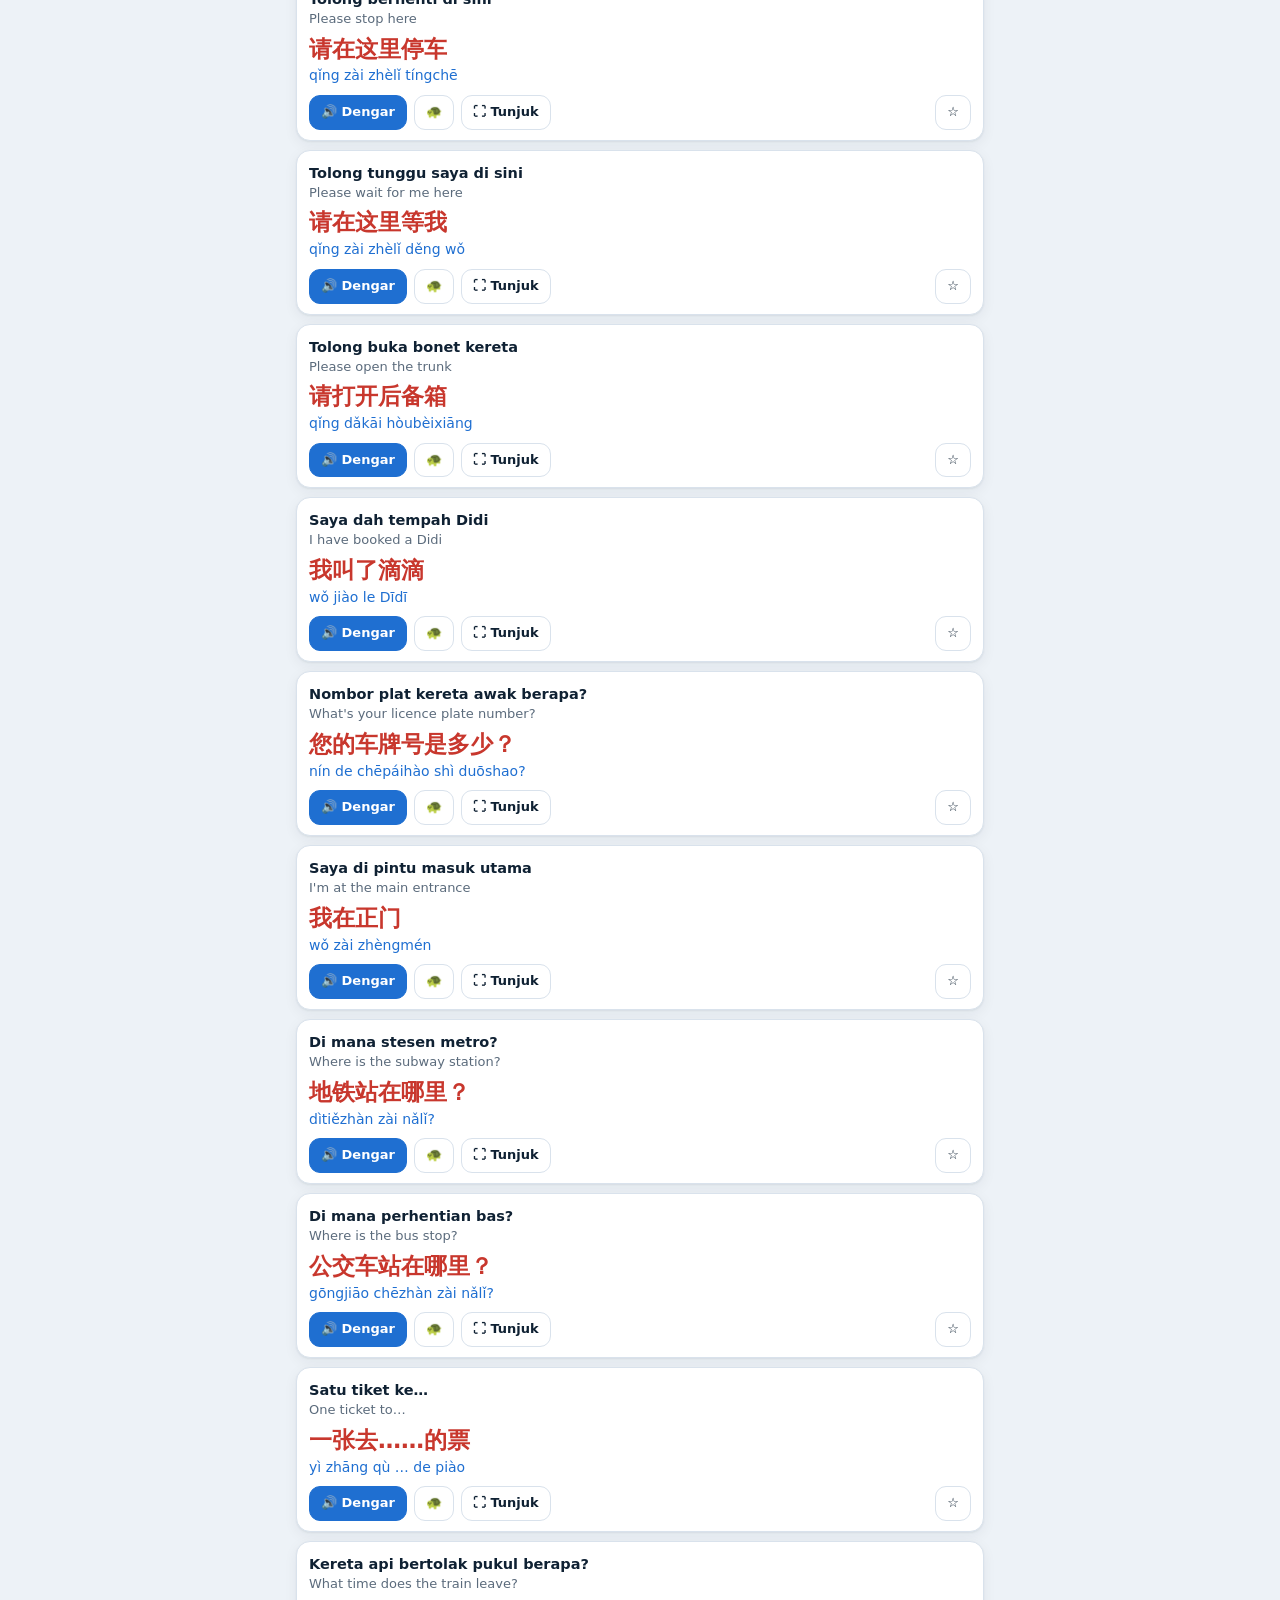
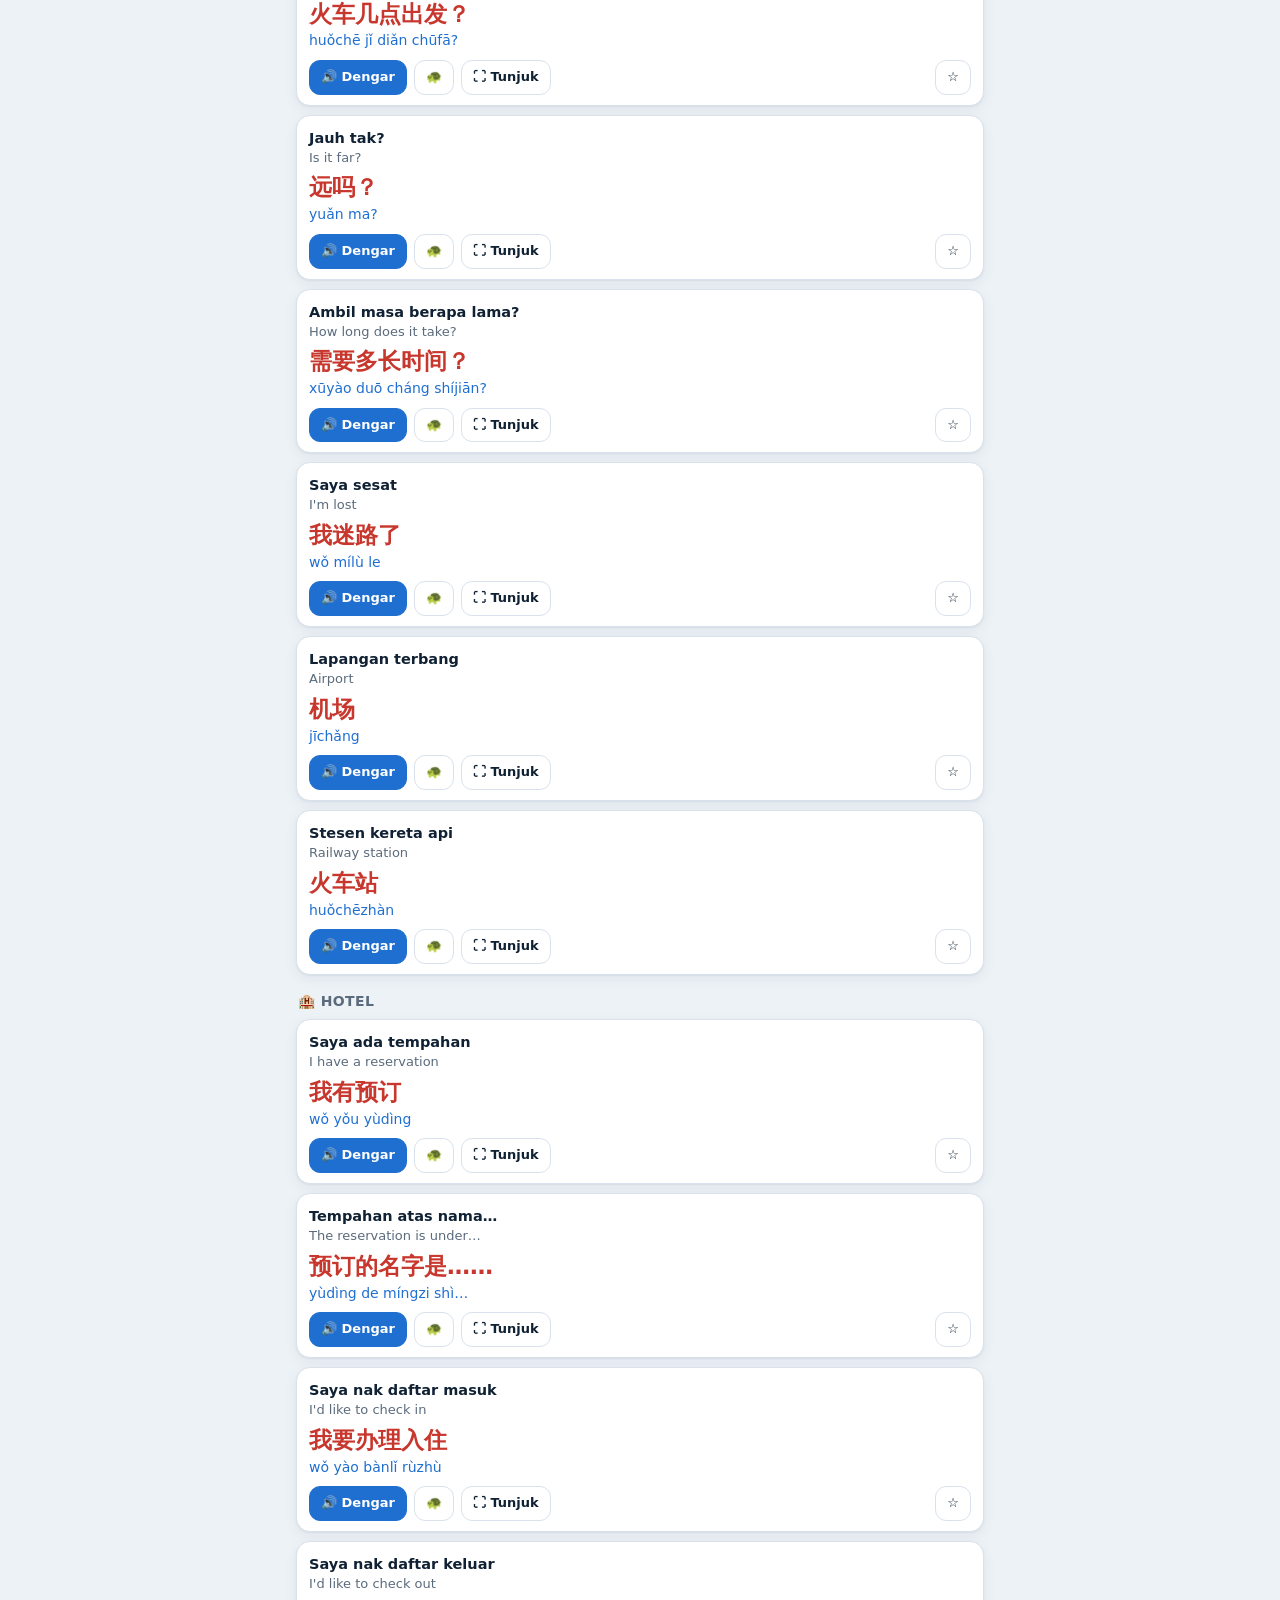
<file: admin.html>
<!-- DIJANA OLEH tools/make-admin.js — ubah index.html, bukan fail ini -->
<!doctype html>
<html lang="ms">
<head>
<meta charset="utf-8">
<meta name="viewport" content="width=device-width, initial-scale=1, viewport-fit=cover">
<title>Arztech Harbin Trip — Admin</title>
<meta name="description" content="Teman perjalanan offline ke Harbin: terjemahan BM–EN–中文 dengan suara, senarai persiapan & bajet, dan rekod kewangan.">
<meta name="theme-color" content="#0d3d7a">
<meta name="apple-mobile-web-app-capable" content="yes">
<meta name="mobile-web-app-capable" content="yes">
<meta name="apple-mobile-web-app-status-bar-style" content="black-translucent">
<meta name="apple-mobile-web-app-title" content="Arztech Admin">
<link rel="manifest" href="manifest-admin.webmanifest">
<link rel="icon" href="icons/icon.svg" type="image/svg+xml">
<link rel="apple-touch-icon" href="icons/apple-touch-icon.png">
<link rel="stylesheet" href="css/style.css">
<meta name="robots" content="noindex">
<script>window.HARBIN_ROLE = "admin";</script>
</head>
<body>
<header class="top">
  <div class="top-in">
    <div class="brand">❄️ Arztech Harbin Trip <span class="zh">哈尔滨</span><small id="countdown">Teman perjalanan offline</small></div>
    <span class="pill" id="netpill">Offline OK</span>
  </div>
</header>

<main>
  <section class="view on" id="v-tr"></section>
  <section class="view" id="v-it"></section>
  <section class="view" id="v-ck"></section>
  <section class="view" id="v-fn"></section>
  <section class="view" id="v-in"></section>
</main>

<nav class="tabs" aria-label="Menu utama">
  <div class="in">
    <button data-tab="tr" class="on"><span class="ic">🗣️</span>Terjemah</button>
    <button data-tab="it"><span class="ic">🗓️</span>Itinerari</button>
    <button data-tab="ck"><span class="ic">✅</span>Persiapan</button>
    <button data-tab="fn"><span class="ic">💰</span>Kewangan</button>
    <button data-tab="in"><span class="ic">ℹ️</span>Info</button>
  </div>
</nav>

<script src="vendor/qrcode.js"></script>
<script src="js/data-phrases.js"></script>
<script src="js/data-checklist.js"></script>
<script src="js/data-glossary.js"></script>
<script src="js/data-trip.js"></script>
<script src="js/mt.js"></script>
<script src="js/i18n.js"></script>
<script src="js/app.js"></script>
</body>
</html>
</file>
<file: css/style.css>
:root{
  --bg:#edf2f7; --surface:#ffffff; --surface2:#f5f8fb; --ink:#0f2133; --muted:#5b6b7c; --line:#d9e2ec;
  --accent:#1f6fd1; --accent-ink:#ffffff; --accent-soft:#e3eefb;
  --red:#c8372d; --red-soft:#fbe7e5; --ok:#1d8a4e; --ok-soft:#e1f4e9; --warn:#b26b00; --warn-soft:#fdf0d9;
  --shadow:0 1px 2px rgba(15,33,51,.06),0 4px 14px rgba(15,33,51,.06);
  --r:14px;
  --f:system-ui,-apple-system,"Segoe UI",Roboto,"Helvetica Neue",Arial,"PingFang SC","Hiragino Sans GB","Noto Sans CJK SC","Microsoft YaHei",sans-serif;
  --nav-h:64px;
  color-scheme:light;
}
@media (prefers-color-scheme:dark){:root:not([data-theme="light"]){
  --bg:#0a131c; --surface:#121f2c; --surface2:#172738; --ink:#e6eef6; --muted:#93a4b5; --line:#22364a;
  --accent:#5aa2ff; --accent-ink:#06182c; --accent-soft:#16304d;
  --red:#ff7a6e; --red-soft:#3a1d1b; --ok:#4fd08a; --ok-soft:#123323; --warn:#f2b44c; --warn-soft:#3a2a10;
  --shadow:0 1px 2px rgba(0,0,0,.3);
  color-scheme:dark;
}}
:root[data-theme="dark"]{
  --bg:#0a131c; --surface:#121f2c; --surface2:#172738; --ink:#e6eef6; --muted:#93a4b5; --line:#22364a;
  --accent:#5aa2ff; --accent-ink:#06182c; --accent-soft:#16304d;
  --red:#ff7a6e; --red-soft:#3a1d1b; --ok:#4fd08a; --ok-soft:#123323; --warn:#f2b44c; --warn-soft:#3a2a10;
  --shadow:0 1px 2px rgba(0,0,0,.3);
  color-scheme:dark;
}
*{box-sizing:border-box}
html,body{margin:0;padding:0}
body{background:var(--bg);color:var(--ink);font-family:var(--f);font-size:15px;line-height:1.45;-webkit-text-size-adjust:100%;-webkit-tap-highlight-color:transparent;overscroll-behavior-y:none}
button,input,select,textarea{font:inherit;color:inherit}
input,select,textarea{font-size:16px}
button{cursor:pointer}
.zh{font-family:"PingFang SC","Hiragino Sans GB","Noto Sans CJK SC","Noto Sans SC","Microsoft YaHei",var(--f)}

/* Header */
.top{position:sticky;top:0;z-index:20;background:linear-gradient(135deg,#0d3d7a,#1f6fd1);color:#fff;padding:calc(env(safe-area-inset-top) + 10px) 16px 10px}
.top-in{max-width:720px;margin:0 auto;display:flex;align-items:center;gap:10px}
.brand{font-weight:700;font-size:17px;letter-spacing:.2px;flex:1;min-width:0}
.brand small{display:block;font-weight:500;font-size:12px;opacity:.85}
.pill{font-size:12px;padding:4px 9px;border-radius:999px;background:rgba(255,255,255,.18);white-space:nowrap}
.pill.off{background:rgba(255,255,255,.95);color:#0d3d7a;font-weight:600}

main{max-width:720px;margin:0 auto;padding:12px 16px calc(var(--nav-h) + env(safe-area-inset-bottom) + 24px)}
section.view{display:none}
section.view.on{display:block}

/* Bottom nav */
nav.tabs{position:fixed;left:0;right:0;bottom:0;z-index:30;background:var(--surface);border-top:1px solid var(--line);padding-bottom:env(safe-area-inset-bottom)}
nav.tabs .in{max-width:720px;margin:0 auto;display:grid;grid-template-columns:repeat(5,1fr);height:var(--nav-h)}
nav.tabs button{background:none;border:0;display:flex;flex-direction:column;align-items:center;justify-content:center;gap:2px;color:var(--muted);font-size:11.5px;font-weight:600}
nav.tabs button .ic{font-size:21px;line-height:1}
nav.tabs button.on{color:var(--accent)}

/* Generic */
.card{background:var(--surface);border:1px solid var(--line);border-radius:var(--r);padding:14px;box-shadow:var(--shadow);margin-bottom:12px}
.card h3{margin:0 0 8px;font-size:15px}
.muted{color:var(--muted)}
.small{font-size:12.5px}
.row{display:flex;align-items:center;gap:8px}
.grow{flex:1;min-width:0}
.btn{border:1px solid var(--line);background:var(--surface);border-radius:11px;padding:10px 14px;font-weight:600;font-size:14px;display:inline-flex;align-items:center;justify-content:center;gap:6px}
.btn.pri{background:var(--accent);border-color:var(--accent);color:var(--accent-ink)}
.btn.red{background:var(--red);border-color:var(--red);color:#fff}
.btn.ghost{background:transparent}
.btn.sm{padding:6px 10px;font-size:13px;border-radius:9px}
.btn.block{width:100%}
.btn:disabled{opacity:.5}
.icon-btn{border:1px solid var(--line);background:var(--surface);width:40px;height:40px;border-radius:11px;display:inline-flex;align-items:center;justify-content:center;font-size:18px;flex:none}
.icon-btn.on{background:var(--warn-soft);border-color:var(--warn)}
.chips{display:flex;gap:7px;overflow-x:auto;padding:2px 0 8px;scrollbar-width:none;-webkit-overflow-scrolling:touch}
.chips::-webkit-scrollbar{display:none}
.chip{flex:none;border:1px solid var(--line);background:var(--surface);border-radius:999px;padding:7px 12px;font-size:13px;font-weight:600;white-space:nowrap}
.chip.on{background:var(--accent);border-color:var(--accent);color:var(--accent-ink)}
.chips.wrap{flex-wrap:wrap;overflow:visible}
.seg{display:flex;background:var(--surface2);border:1px solid var(--line);border-radius:12px;padding:3px;margin-bottom:12px}
.seg button{flex:1;border:0;background:none;padding:8px 6px;border-radius:9px;font-weight:600;font-size:13.5px;color:var(--muted)}
.seg button.on{background:var(--surface);color:var(--ink);box-shadow:var(--shadow)}
.field{display:block;margin-bottom:12px}
.field>span{display:block;font-size:12.5px;font-weight:600;color:var(--muted);margin-bottom:5px}
.input{width:100%;border:1px solid var(--line);background:var(--surface);border-radius:11px;padding:10px 12px;outline:none}
.input:focus{border-color:var(--accent);box-shadow:0 0 0 3px var(--accent-soft)}
.grid2{display:grid;grid-template-columns:1fr 1fr;gap:10px}
.grid3{display:grid;grid-template-columns:1fr 1fr 1fr;gap:8px}
.badge{display:inline-block;font-size:10.5px;font-weight:700;padding:1px 6px;border-radius:6px;vertical-align:1px;letter-spacing:.2px}
.b-W{background:var(--red-soft);color:var(--red)}
.b-D{background:var(--accent-soft);color:var(--accent)}
.b-P{background:var(--surface2);color:var(--muted);border:1px solid var(--line)}
.note{background:var(--warn-soft);border-radius:11px;padding:10px 12px;font-size:13px;margin-bottom:12px}
.note.info{background:var(--accent-soft)}
.empty{text-align:center;color:var(--muted);padding:26px 10px;font-size:14px}
hr.sep{border:0;border-top:1px solid var(--line);margin:12px 0}
.num{font-variant-numeric:tabular-nums}

/* Translate */
.search{position:relative;display:flex;gap:8px;margin-bottom:10px}
.search .input{padding-left:38px}
.search .mag{position:absolute;left:12px;top:50%;transform:translateY(-50%);opacity:.55;pointer-events:none}
.quick{display:grid;grid-template-columns:repeat(3,1fr);gap:7px;margin-bottom:12px}
.quick button{border:1px solid var(--line);background:var(--surface);border-radius:11px;padding:9px 6px;font-size:12.5px;font-weight:600;line-height:1.25}
.quick button .zh{display:block;font-size:15px;color:var(--red);font-weight:700}
.ph{background:var(--surface);border:1px solid var(--line);border-radius:var(--r);padding:12px 12px 10px;margin-bottom:9px;box-shadow:var(--shadow)}
.ph .ms{font-weight:700;font-size:14.5px}
.ph .en{color:var(--muted);font-size:13px}
.ph .zhl{font-size:23px;font-weight:700;color:var(--red);margin-top:6px;line-height:1.3;word-break:break-word}
.ph .py{color:var(--accent);font-size:14px;margin-top:1px}
.ph .acts{display:flex;gap:7px;margin-top:9px}
.ph .acts .btn{padding:7px 11px;font-size:13px}
.cat-h{display:flex;align-items:center;gap:8px;margin:16px 2px 8px;font-weight:700;font-size:14px;color:var(--muted);text-transform:uppercase;letter-spacing:.4px}

/* Show card overlay */
.show{position:fixed;inset:0;z-index:60;background:#fff;color:#111;display:flex;flex-direction:column;padding:calc(env(safe-area-inset-top) + 16px) 20px calc(env(safe-area-inset-bottom) + 16px)}
.show .body{flex:1;display:flex;flex-direction:column;justify-content:center;align-items:center;text-align:center;gap:14px;overflow:auto}
.show .big{font-size:clamp(34px,11vw,72px);font-weight:800;line-height:1.25;color:#b3261e;word-break:break-word}
.show .py{font-size:clamp(18px,5vw,28px);color:#1f4f96}
.show .tr{font-size:16px;color:#555}
.show .lead{font-size:clamp(20px,6vw,30px);font-weight:700;color:#222}
.show .bar{display:grid;grid-template-columns:1fr 1fr 1fr;gap:8px}
.show .bar .btn{background:#f1f3f6;border-color:#dde2e8;color:#111;padding:14px 6px}
.show .bar .btn.pri{background:#1f6fd1;color:#fff;border-color:#1f6fd1}

/* Checklist */
.sum-big{font-size:28px;font-weight:800;letter-spacing:-.3px}
.prog{height:9px;background:var(--surface2);border:1px solid var(--line);border-radius:999px;overflow:hidden;margin:10px 0 4px}
.prog>i{display:block;height:100%;background:var(--ok);border-radius:999px}
.kv{display:grid;grid-template-columns:1fr 1fr;gap:8px;margin-top:10px}
.kv>div{background:var(--surface2);border-radius:11px;padding:8px 10px}
.kv b{display:block;font-size:15px}
.kv span{font-size:11.5px;color:var(--muted);font-weight:600}
details.cl{background:var(--surface);border:1px solid var(--line);border-radius:var(--r);margin-bottom:10px;box-shadow:var(--shadow);overflow:hidden}
details.cl>summary{list-style:none;display:flex;align-items:center;gap:10px;padding:12px 14px;cursor:pointer}
details.cl>summary::-webkit-details-marker{display:none}
details.cl>summary .ic{font-size:22px}
details.cl>summary .t{font-weight:700}
details.cl>summary .s{font-size:12px;color:var(--muted)}
details.cl>summary .chev{transition:transform .2s;color:var(--muted)}
details.cl[open]>summary .chev{transform:rotate(90deg)}
.cl-note{margin:0 14px 8px;font-size:12.5px;color:var(--muted);background:var(--surface2);border-radius:10px;padding:8px 10px}
.it{display:flex;gap:10px;align-items:flex-start;padding:11px 14px;border-top:1px solid var(--line)}
.it .ck{flex:none;width:28px;height:28px;border-radius:8px;border:2px solid var(--line);background:var(--surface);display:flex;align-items:center;justify-content:center;font-size:16px;font-weight:800;color:#fff;margin-top:1px}
.it.bought .ck{background:var(--ok);border-color:var(--ok)}
.it.have .ck{background:var(--accent);border-color:var(--accent)}
.it .nm{font-weight:600;font-size:14px}
.it.bought .nm,.it.have .nm{color:var(--muted);text-decoration:line-through;text-decoration-thickness:1px}
.it .nt{font-size:12.5px;color:var(--muted);margin-top:2px}
.it .pr{font-size:12.5px;margin-top:4px;font-weight:600}
.it .pr .st{color:var(--ok)}
.it .pr .hv{color:var(--accent)}
.it .ed{flex:none;border:0;background:none;color:var(--muted);font-size:18px;padding:2px 4px}
.add-it{display:block;width:100%;border:0;border-top:1px dashed var(--line);background:none;padding:11px;color:var(--accent);font-weight:600;font-size:13.5px}
table.tb{width:100%;border-collapse:collapse;font-size:13.5px}
table.tb th,table.tb td{padding:8px 6px;border-bottom:1px solid var(--line);text-align:right}
table.tb th:first-child,table.tb td:first-child{text-align:left}
table.tb th{font-size:12px;color:var(--muted);font-weight:700}
table.tb tfoot td{font-weight:800;border-bottom:0}
table.tb tr.click{cursor:pointer}
table.tb tr.sel td{background:var(--accent-soft)}

/* Finance */
.rate{display:flex;align-items:center;gap:8px;background:var(--surface);border:1px solid var(--line);border-radius:12px;padding:8px 10px;margin-bottom:12px;font-size:13.5px}
.conv{display:grid;grid-template-columns:1fr auto 1fr;gap:6px;align-items:center;margin-bottom:12px}
.conv .input{padding:9px 10px}
.stats{display:grid;grid-template-columns:1fr 1fr;gap:10px;margin-bottom:12px}
.stat{background:var(--surface);border:1px solid var(--line);border-radius:var(--r);padding:11px 12px;box-shadow:var(--shadow)}
.stat .l{font-size:11.5px;font-weight:700;color:var(--muted);text-transform:uppercase;letter-spacing:.3px}
.stat .v{font-size:20px;font-weight:800;margin-top:2px}
.stat .s{font-size:12px;color:var(--muted)}
.actions3{display:grid;grid-template-columns:1fr 1fr 1fr;gap:8px;margin-bottom:14px}
.actions3 .btn{padding:12px 6px;font-size:14px}
.out{color:var(--red)} .in{color:var(--ok)} .fx{color:var(--accent)}
.daynav{display:flex;align-items:center;gap:8px;margin-bottom:10px}
.daynav .d{flex:1;text-align:center;font-weight:700}
.daynav input[type=date]{position:absolute;opacity:0;pointer-events:none;width:1px;height:1px}
.tx{display:flex;gap:10px;align-items:center;padding:10px 0;border-bottom:1px solid var(--line);cursor:pointer}
.tx:last-child{border-bottom:0}
.tx .ic{width:36px;height:36px;border-radius:10px;background:var(--surface2);display:flex;align-items:center;justify-content:center;font-size:18px;flex:none}
.tx .t1{font-weight:600;font-size:14px}
.tx .t2{font-size:12px;color:var(--muted)}
.tx .amt{text-align:right;font-weight:700;white-space:nowrap}
.tx .amt small{display:block;font-weight:500;color:var(--muted);font-size:11.5px}
.daygrp{font-size:12.5px;font-weight:700;color:var(--muted);margin:14px 0 2px;display:flex;justify-content:space-between}
.bars .b{margin-bottom:10px}
.bars .b .row{font-size:13.5px}
.bars .b .track{height:10px;border-radius:999px;background:var(--surface2);overflow:hidden;margin-top:4px}
.bars .b .track i{display:block;height:100%;background:var(--accent);border-radius:999px}

/* Sheet */
.scrim{position:fixed;inset:0;background:rgba(5,15,25,.45);z-index:50;display:flex;align-items:flex-end;justify-content:center;animation:fade .15s}
.sheet{background:var(--surface);width:100%;max-width:720px;max-height:92vh;overflow:auto;border-radius:18px 18px 0 0;padding:8px 16px calc(env(safe-area-inset-bottom) + 16px);animation:up .2s ease-out}
.sheet .grab{width:40px;height:5px;border-radius:9px;background:var(--line);margin:4px auto 10px}
.sheet h2{font-size:18px;margin:0 0 12px}
@keyframes up{from{transform:translateY(40px);opacity:.4}to{transform:none;opacity:1}}
@keyframes fade{from{opacity:0}to{opacity:1}}
.toast{position:fixed;left:50%;bottom:calc(var(--nav-h) + env(safe-area-inset-bottom) + 14px);transform:translateX(-50%);background:#14273a;color:#fff;padding:10px 16px;border-radius:12px;font-size:14px;z-index:70;max-width:90vw;box-shadow:0 6px 20px rgba(0,0,0,.25);display:flex;gap:12px;align-items:center}
.toast button{background:none;border:0;color:#7cc0ff;font-weight:700;padding:0}

/* Info */
.list-plain{margin:0;padding-left:18px}
.list-plain li{margin-bottom:6px;font-size:14px}
.place{display:flex;gap:10px;align-items:center;padding:10px 0;border-bottom:1px solid var(--line);cursor:pointer}
.place:last-child{border-bottom:0}
.place .zh{font-size:17px;font-weight:700;color:var(--red)}
.tel{display:flex;justify-content:space-between;align-items:center;padding:9px 0;border-bottom:1px solid var(--line)}
.tel:last-child{border-bottom:0}
.tel a{font-weight:800;font-size:18px;color:var(--accent);text-decoration:none}
.pt{display:grid;grid-template-columns:repeat(3,1fr);gap:8px}
.pt div{background:var(--surface2);border-radius:10px;padding:8px;text-align:center}
.pt b{display:block;font-size:17px}
.pt span{font-size:11.5px;color:var(--muted);font-weight:600}

@media (min-width:600px){
  .quick{grid-template-columns:repeat(6,1fr)}
  .stats{grid-template-columns:repeat(4,1fr)}
}
@media print{nav.tabs,.top{display:none}}

/* Terjemah ayat sendiri */
.mtc{border:2px solid var(--accent);padding:12px}
.mtc textarea.input{resize:vertical;min-height:84px;font-size:17px;line-height:1.4}
.mt-res{background:var(--surface2);border-radius:12px;padding:12px;margin-top:10px}
.mt-res .zhl{font-size:26px;font-weight:800;color:var(--red);line-height:1.35;word-break:break-word}
.mt-res .py{color:var(--accent);font-size:15px}
.mt-res .en-big{font-size:21px;font-weight:700;line-height:1.35}
.mt-res .acts{display:flex;gap:7px;margin-top:10px}
.mt-res .acts .btn{padding:8px 12px;font-size:13.5px}
.wchips{display:flex;flex-wrap:wrap;gap:6px;margin:6px 0 8px}
.wchip{background:var(--surface);border:1px solid var(--line);border-radius:9px;padding:4px 8px;font-size:12.5px}
.pack{margin-top:6px}
.pack summary{list-style:revert}
.hist{padding:8px 0;border-top:1px solid var(--line);cursor:pointer}
.icon-btn.on{animation:pulse 1s infinite}
@keyframes pulse{50%{box-shadow:0 0 0 6px var(--warn-soft)}}

/* Bajet & bayaran */
.brow{display:flex;gap:10px;align-items:center;padding:9px 0;border-top:1px solid var(--line)}
.brow .ck{flex:none;width:28px;height:28px;border-radius:8px;border:2px solid var(--line);background:var(--surface);display:flex;align-items:center;justify-content:center;font-size:16px;font-weight:800;color:#fff}
.brow.bought .ck{background:var(--ok);border-color:var(--ok)}
.brow.have .ck{background:var(--accent);border-color:var(--accent)}
.brow .nm{font-weight:600;font-size:13.5px;line-height:1.3}
.brow.bought .nm,.brow.have .nm{color:var(--muted)}
.bin{flex:none;display:flex;align-items:center;gap:4px;border:1px solid var(--line);border-radius:10px;background:var(--surface);padding:0 8px;width:112px}
.bin span{font-size:12px;color:var(--muted);font-weight:700}
.bin input{border:0;background:none;outline:none;width:100%;padding:9px 0;text-align:right;font-weight:700;font-size:16px}
.bin:focus-within{border-color:var(--accent);box-shadow:0 0 0 3px var(--accent-soft)}
.brow.bought .bin{border-color:var(--ok);background:var(--ok-soft)}
.prbtn{border:0;background:none;padding:0;text-align:left;cursor:pointer;display:block}
.edhint{font-size:11.5px;color:var(--accent);font-weight:600;margin-left:4px}

nav.tabs button{font-size:11px;padding:0 2px}

/* Itinerari */
.dayh{display:flex;align-items:flex-end;gap:8px;margin:18px 2px 8px}
.dayh .dn{font-size:12px;font-weight:800;color:#fff;background:var(--accent);border-radius:8px;padding:3px 8px;white-space:nowrap}
.dayh.today .dn{background:var(--red)}
.dayh .dd{font-weight:700;font-size:14.5px}
.dayh .sun{font-size:11.5px;color:var(--muted)}
.iti{display:flex;gap:10px;background:var(--surface);border:1px solid var(--line);border-radius:var(--r);padding:11px 12px;margin-bottom:8px;box-shadow:var(--shadow);position:relative}
.iti .tm{flex:none;width:52px;text-align:center}
.iti .tm b{display:block;font-size:15px}
.iti .tm span{font-size:11.5px;color:var(--muted)}
.iti .tm .ic{font-size:20px;margin-top:4px;display:block}
.iti .ti{font-weight:700;font-size:15px;line-height:1.3}
.iti .lc{font-size:13px;margin-top:3px}
.iti .lc .zh{color:var(--red);font-weight:600}
.iti .dt{font-size:13px;color:var(--muted);margin-top:4px;white-space:pre-wrap}
.iti .rm{font-size:13px;margin-top:6px;background:var(--warn-soft);border-radius:8px;padding:6px 8px;white-space:pre-wrap}
.iti .meta{font-size:12px;color:var(--muted);margin-top:6px;display:flex;flex-wrap:wrap;gap:4px 12px}
.iti .meta a{color:var(--accent);font-weight:600;text-decoration:none}
.iti .acts{display:flex;gap:6px;margin-top:8px;flex-wrap:wrap}
.iti .acts .btn{padding:6px 10px;font-size:12.5px}
.iti.done{opacity:.6}
.iti.done .ti{text-decoration:line-through}
.iti.next{border:2px solid var(--red)}
.iti .nexttag{position:absolute;top:-9px;right:12px;background:var(--red);color:#fff;font-size:10.5px;font-weight:800;padding:2px 8px;border-radius:999px;letter-spacing:.3px}
.fab{position:fixed;right:max(16px,calc(50vw - 344px));bottom:calc(var(--nav-h) + env(safe-area-inset-bottom) + 16px);z-index:25;border:0;background:var(--accent);color:var(--accent-ink);font-weight:800;font-size:15px;border-radius:999px;padding:14px 20px;box-shadow:0 6px 18px rgba(15,60,120,.35)}
.addday{display:block;width:100%;border:1px dashed var(--line);background:none;border-radius:12px;padding:9px;color:var(--accent);font-weight:600;font-size:13px;margin-bottom:4px}
.askwrap{align-items:center;z-index:90;padding:16px}
.askbox{background:var(--surface);border-radius:16px;padding:18px 16px 16px;max-width:400px;width:100%;box-shadow:0 10px 40px rgba(0,0,0,.3);animation:up .15s ease-out}
.askbox p{margin:0 0 16px;font-size:15px;line-height:1.45}
.ann{background:var(--red-soft);border-left:4px solid var(--red);font-size:14px}
.adminc{border:2px solid var(--warn)}
.adminpill{background:#f2b44c!important;color:#3a2a10!important;font-weight:800}
.qr{display:flex;justify-content:center;margin:6px 0 10px}
.qr svg{width:180px;height:180px;background:#fff;border-radius:10px}
.linkbox{display:flex;gap:8px;align-items:center;background:var(--surface2);border:1px solid var(--line);border-radius:10px;padding:6px 6px 6px 10px;font-size:12.5px;word-break:break-all;margin-top:6px}
.livebar{display:flex;align-items:center;gap:8px;border-radius:12px;padding:8px 12px;margin-bottom:10px;font-size:13px;border:1px solid var(--line);background:var(--surface)}
.livebar.on{background:var(--ok-soft);border-color:var(--ok)}
.livebar.err{background:var(--warn-soft);border-color:var(--warn)}
.livebar.off .btn{flex:none}
.langbtn{border:0;cursor:pointer;font-weight:700}
@media (max-width:430px){.brand{font-size:15.5px}.top-in{gap:6px}.top .pill{padding:4px 8px}}

/* Gambar & PDF itinerari */
.thumbs{display:flex;gap:6px;flex-wrap:wrap;margin:8px 0 4px}
.thumb{width:72px;height:72px;object-fit:cover;border-radius:10px;border:1px solid var(--line);background:var(--surface2);cursor:zoom-in;display:block}
.tw{position:relative}
.rmx{position:absolute;top:-6px;right:-6px;width:24px;height:24px;border-radius:50%;border:0;background:var(--red);color:#fff;font-size:12px;line-height:24px;padding:0}
.imgmiss{border:1px dashed var(--line);background:var(--surface2);color:var(--muted);border-radius:10px;font-size:12px;padding:8px 10px}
.imgv{position:fixed;inset:0;z-index:80;background:rgba(0,0,0,.94);display:flex;align-items:center;justify-content:center}
.imgv img{max-width:100%;max-height:100%;object-fit:contain}
.imgv .x{position:absolute;top:calc(env(safe-area-inset-top) + 12px);right:14px;width:42px;height:42px;border-radius:50%;border:0;background:rgba(255,255,255,.2);color:#fff;font-size:20px}
.imgv .nv{position:absolute;top:50%;transform:translateY(-50%);width:44px;height:64px;border:0;background:rgba(255,255,255,.15);color:#fff;font-size:30px}
.imgv .nv.p{left:0;border-radius:0 12px 12px 0}.imgv .nv.n{right:0;border-radius:12px 0 0 12px}
.imgv .cnt{position:absolute;bottom:calc(env(safe-area-inset-bottom) + 14px);left:0;right:0;text-align:center;color:#fff;font-size:14px}
.pdfv{position:fixed;inset:0;z-index:80;background:#3b4048;display:flex;flex-direction:column}
.pdfv .bar{display:flex;align-items:center;gap:6px;background:#14273a;color:#fff;padding:calc(env(safe-area-inset-top) + 8px) 10px 8px}
.pdfv .bar b{overflow:hidden;text-overflow:ellipsis;white-space:nowrap;font-size:14px}
.pdfv .bar button{flex:none;min-width:40px;height:40px;border:0;border-radius:10px;background:rgba(255,255,255,.16);color:#fff;font-size:18px}
.pdfv .zl{font-size:12px;width:42px;text-align:center}
.pdfv .pg{flex:1;overflow:auto;-webkit-overflow-scrolling:touch;touch-action:pan-x pan-y pinch-zoom;padding:6px}
.pdfv .pgi{width:max-content;min-width:100%}
.pdfv .pgc{background:#fff;margin:0 auto 8px;box-shadow:0 2px 8px rgba(0,0,0,.35)}
.pdfv canvas{display:block}

.docrow{display:flex;gap:10px;align-items:center;padding:10px 0;border-top:1px solid var(--line)}
.docth{width:56px;height:72px;object-fit:cover;object-position:top;border-radius:8px;border:1px solid var(--line);background:var(--surface2);flex:none}

.imgv .dl{position:absolute;top:calc(env(safe-area-inset-top) + 12px);right:64px;width:42px;height:42px;border-radius:50%;border:0;background:rgba(255,255,255,.2);color:#fff;font-size:20px}
.docbtns{display:flex;flex-direction:column;gap:6px;flex:none}

.hotelrow{display:flex;gap:10px;align-items:flex-start;padding:12px 0;border-top:1px solid var(--line)}
.hotelrow:first-of-type{border-top:0}
.hbtns{display:flex;flex-direction:column;gap:6px;flex:none}

.dlink{display:inline-block;margin-top:4px;color:var(--accent);font-weight:600;text-decoration:none}
</file>
